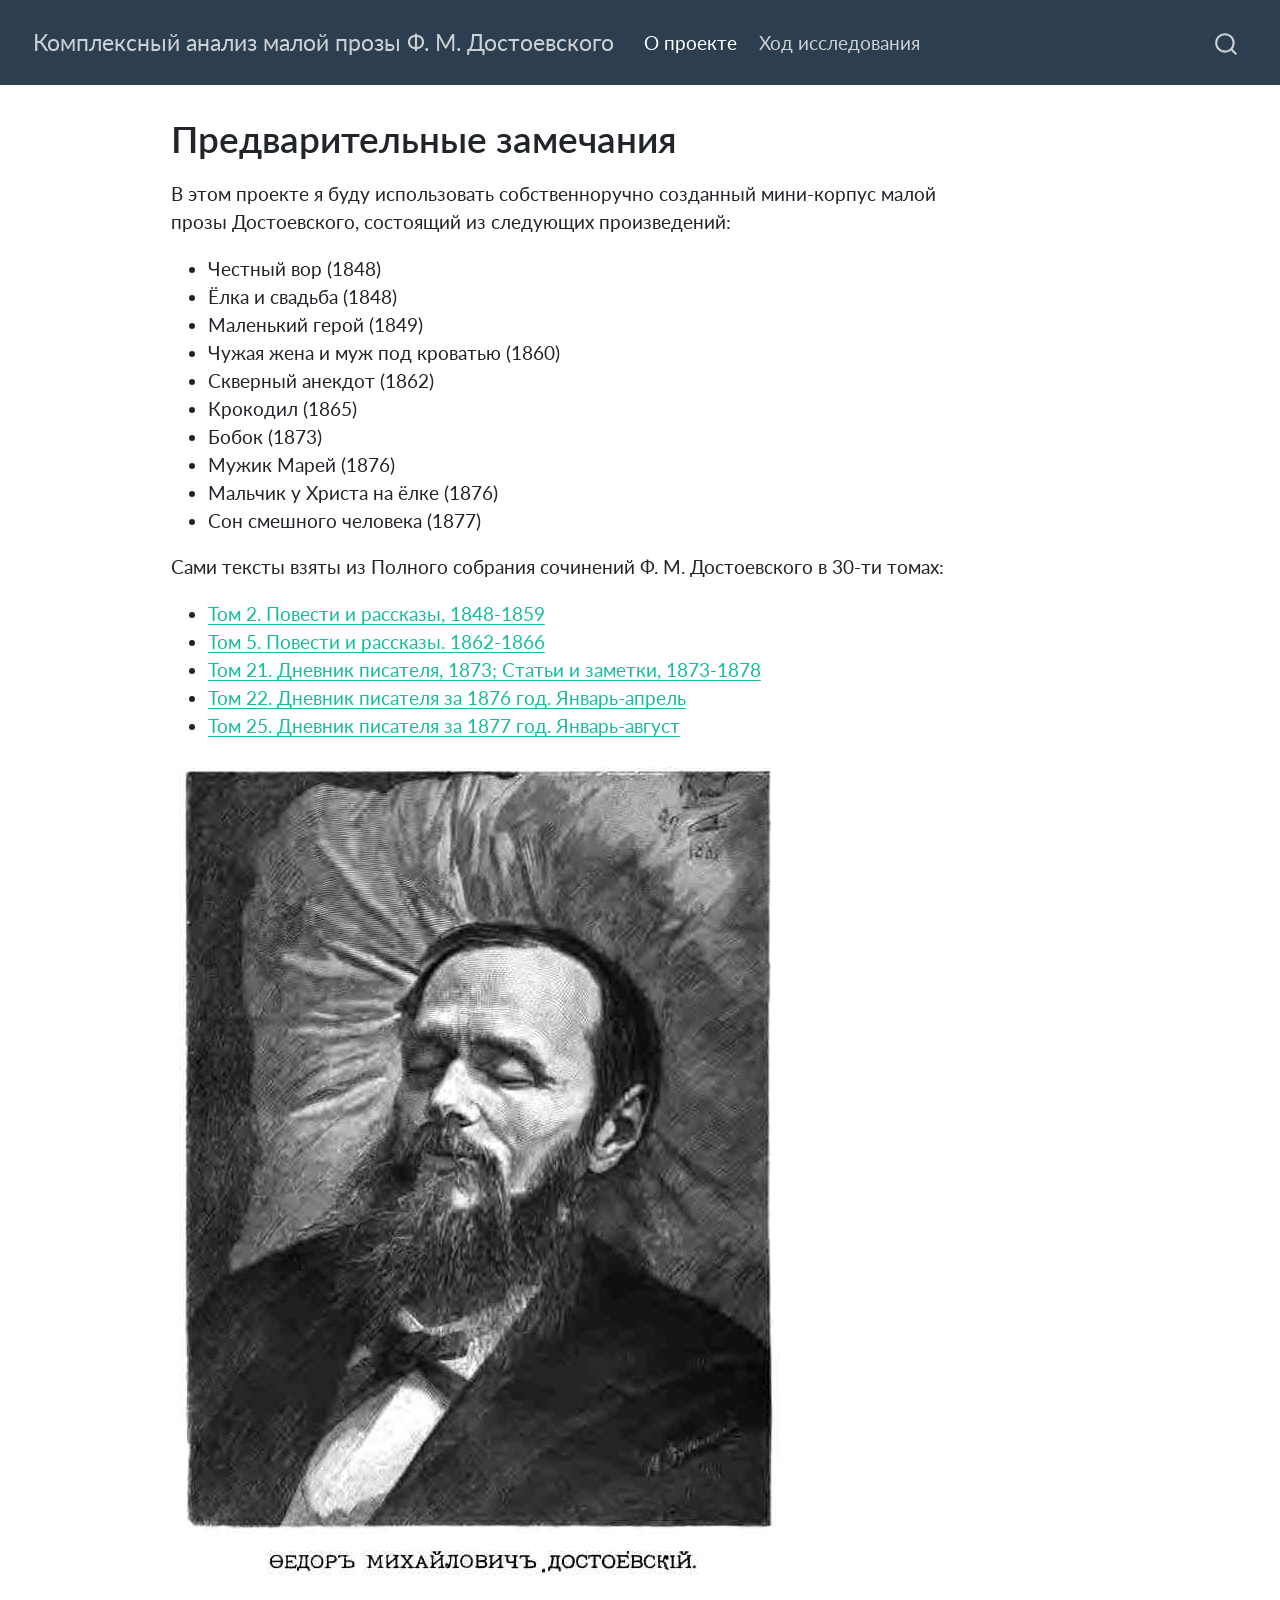
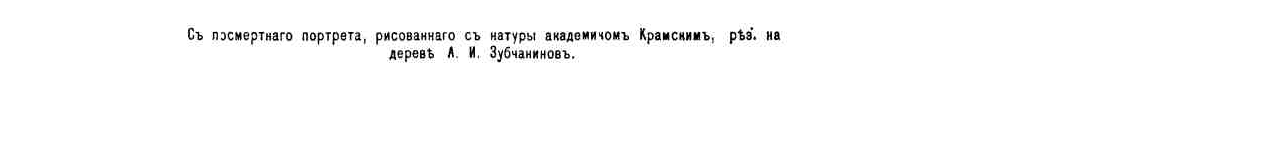
<file: docs/index.html>
<!DOCTYPE html>
<html xmlns="http://www.w3.org/1999/xhtml" lang="en" xml:lang="en"><head>

<meta charset="utf-8">
<meta name="generator" content="quarto-1.6.42">

<meta name="viewport" content="width=device-width, initial-scale=1.0, user-scalable=yes">


<title>Предварительные замечания – Комплексный анализ малой прозы Ф. М. Достоевского</title>
<style>
code{white-space: pre-wrap;}
span.smallcaps{font-variant: small-caps;}
div.columns{display: flex; gap: min(4vw, 1.5em);}
div.column{flex: auto; overflow-x: auto;}
div.hanging-indent{margin-left: 1.5em; text-indent: -1.5em;}
ul.task-list{list-style: none;}
ul.task-list li input[type="checkbox"] {
  width: 0.8em;
  margin: 0 0.8em 0.2em -1em; /* quarto-specific, see https://github.com/quarto-dev/quarto-cli/issues/4556 */ 
  vertical-align: middle;
}
</style>


<script src="site_libs/quarto-nav/quarto-nav.js"></script>
<script src="site_libs/quarto-nav/headroom.min.js"></script>
<script src="site_libs/clipboard/clipboard.min.js"></script>
<script src="site_libs/quarto-search/autocomplete.umd.js"></script>
<script src="site_libs/quarto-search/fuse.min.js"></script>
<script src="site_libs/quarto-search/quarto-search.js"></script>
<meta name="quarto:offset" content="./">
<script src="site_libs/quarto-html/quarto.js"></script>
<script src="site_libs/quarto-html/popper.min.js"></script>
<script src="site_libs/quarto-html/tippy.umd.min.js"></script>
<script src="site_libs/quarto-html/anchor.min.js"></script>
<link href="site_libs/quarto-html/tippy.css" rel="stylesheet">
<link href="site_libs/quarto-html/quarto-syntax-highlighting-2f5df379a58b258e96c21c0638c20c03.css" rel="stylesheet" id="quarto-text-highlighting-styles">
<script src="site_libs/bootstrap/bootstrap.min.js"></script>
<link href="site_libs/bootstrap/bootstrap-icons.css" rel="stylesheet">
<link href="site_libs/bootstrap/bootstrap-54c4bc6af68d22b9c19d94e2631b019e.min.css" rel="stylesheet" append-hash="true" id="quarto-bootstrap" data-mode="light">
<script id="quarto-search-options" type="application/json">{
  "location": "navbar",
  "copy-button": false,
  "collapse-after": 3,
  "panel-placement": "end",
  "type": "overlay",
  "limit": 50,
  "keyboard-shortcut": [
    "f",
    "/",
    "s"
  ],
  "show-item-context": false,
  "language": {
    "search-no-results-text": "No results",
    "search-matching-documents-text": "matching documents",
    "search-copy-link-title": "Copy link to search",
    "search-hide-matches-text": "Hide additional matches",
    "search-more-match-text": "more match in this document",
    "search-more-matches-text": "more matches in this document",
    "search-clear-button-title": "Clear",
    "search-text-placeholder": "",
    "search-detached-cancel-button-title": "Cancel",
    "search-submit-button-title": "Submit",
    "search-label": "Search"
  }
}</script>


<link rel="stylesheet" href="styles.css">
</head>

<body class="nav-fixed">

<div id="quarto-search-results"></div>
  <header id="quarto-header" class="headroom fixed-top">
    <nav class="navbar navbar-expand-lg " data-bs-theme="dark">
      <div class="navbar-container container-fluid">
      <div class="navbar-brand-container mx-auto">
    <a class="navbar-brand" href="./index.html">
    <span class="navbar-title">Комплексный анализ малой прозы Ф. М. Достоевского</span>
    </a>
  </div>
            <div id="quarto-search" class="" title="Search"></div>
          <button class="navbar-toggler" type="button" data-bs-toggle="collapse" data-bs-target="#navbarCollapse" aria-controls="navbarCollapse" role="menu" aria-expanded="false" aria-label="Toggle navigation" onclick="if (window.quartoToggleHeadroom) { window.quartoToggleHeadroom(); }">
  <span class="navbar-toggler-icon"></span>
</button>
          <div class="collapse navbar-collapse" id="navbarCollapse">
            <ul class="navbar-nav navbar-nav-scroll me-auto">
  <li class="nav-item">
    <a class="nav-link active" href="./index.html" aria-current="page"> 
<span class="menu-text">О проекте</span></a>
  </li>  
  <li class="nav-item">
    <a class="nav-link" href="./about.html"> 
<span class="menu-text">Ход исследования</span></a>
  </li>  
</ul>
          </div> <!-- /navcollapse -->
            <div class="quarto-navbar-tools">
</div>
      </div> <!-- /container-fluid -->
    </nav>
</header>
<!-- content -->
<div id="quarto-content" class="quarto-container page-columns page-rows-contents page-layout-article page-navbar">
<!-- sidebar -->
<!-- margin-sidebar -->
    <div id="quarto-margin-sidebar" class="sidebar margin-sidebar zindex-bottom">
        
    </div>
<!-- main -->
<main class="content" id="quarto-document-content">

<header id="title-block-header" class="quarto-title-block default">
<div class="quarto-title">
<h1 class="title">Предварительные замечания</h1>
</div>



<div class="quarto-title-meta">

    
  
    
  </div>
  


</header>


<p>В этом проекте я буду использовать собственноручно созданный мини-корпус малой прозы Достоевского, состоящий из следующих произведений:</p>
<ul>
<li>Честный вор (1848)</li>
<li>Ёлка и свадьба (1848)</li>
<li>Маленький герой (1849)</li>
<li>Чужая жена и муж под кроватью (1860)</li>
<li>Скверный анекдот (1862)</li>
<li>Крокодил (1865)</li>
<li>Бобок (1873)</li>
<li>Мужик Марей (1876)</li>
<li>Мальчик у Христа на ёлке (1876)</li>
<li>Сон смешного человека (1877)</li>
</ul>
<p>Сами тексты взяты из Полного собрания сочинений Ф. М. Достоевского в 30-ти томах:</p>
<ul>
<li><a href="https://russian-literature.org/tom/409216">Том 2. Повести и рассказы, 1848-1859</a></li>
<li><a href="https://russian-literature.org/tom/409686">Том 5. Повести и рассказы. 1862-1866</a></li>
<li><a href="https://russian-literature.org/tom/416405">Том 21. Дневник писателя, 1873; Статьи и заметки, 1873-1878</a></li>
<li><a href="https://russian-literature.org/tom/416464">Том 22. Дневник писателя за 1876 год. Январь-апрель</a></li>
<li><a href="https://russian-literature.org/tom/416515">Том 25. Дневник писателя за 1877 год. Январь-август</a></li>
</ul>
<p><img src="./images/1.jpg" class="img-fluid"></p>



</main> <!-- /main -->
<script id="quarto-html-after-body" type="application/javascript">
window.document.addEventListener("DOMContentLoaded", function (event) {
  const toggleBodyColorMode = (bsSheetEl) => {
    const mode = bsSheetEl.getAttribute("data-mode");
    const bodyEl = window.document.querySelector("body");
    if (mode === "dark") {
      bodyEl.classList.add("quarto-dark");
      bodyEl.classList.remove("quarto-light");
    } else {
      bodyEl.classList.add("quarto-light");
      bodyEl.classList.remove("quarto-dark");
    }
  }
  const toggleBodyColorPrimary = () => {
    const bsSheetEl = window.document.querySelector("link#quarto-bootstrap");
    if (bsSheetEl) {
      toggleBodyColorMode(bsSheetEl);
    }
  }
  toggleBodyColorPrimary();  
  const icon = "";
  const anchorJS = new window.AnchorJS();
  anchorJS.options = {
    placement: 'right',
    icon: icon
  };
  anchorJS.add('.anchored');
  const isCodeAnnotation = (el) => {
    for (const clz of el.classList) {
      if (clz.startsWith('code-annotation-')) {                     
        return true;
      }
    }
    return false;
  }
  const onCopySuccess = function(e) {
    // button target
    const button = e.trigger;
    // don't keep focus
    button.blur();
    // flash "checked"
    button.classList.add('code-copy-button-checked');
    var currentTitle = button.getAttribute("title");
    button.setAttribute("title", "Copied!");
    let tooltip;
    if (window.bootstrap) {
      button.setAttribute("data-bs-toggle", "tooltip");
      button.setAttribute("data-bs-placement", "left");
      button.setAttribute("data-bs-title", "Copied!");
      tooltip = new bootstrap.Tooltip(button, 
        { trigger: "manual", 
          customClass: "code-copy-button-tooltip",
          offset: [0, -8]});
      tooltip.show();    
    }
    setTimeout(function() {
      if (tooltip) {
        tooltip.hide();
        button.removeAttribute("data-bs-title");
        button.removeAttribute("data-bs-toggle");
        button.removeAttribute("data-bs-placement");
      }
      button.setAttribute("title", currentTitle);
      button.classList.remove('code-copy-button-checked');
    }, 1000);
    // clear code selection
    e.clearSelection();
  }
  const getTextToCopy = function(trigger) {
      const codeEl = trigger.previousElementSibling.cloneNode(true);
      for (const childEl of codeEl.children) {
        if (isCodeAnnotation(childEl)) {
          childEl.remove();
        }
      }
      return codeEl.innerText;
  }
  const clipboard = new window.ClipboardJS('.code-copy-button:not([data-in-quarto-modal])', {
    text: getTextToCopy
  });
  clipboard.on('success', onCopySuccess);
  if (window.document.getElementById('quarto-embedded-source-code-modal')) {
    const clipboardModal = new window.ClipboardJS('.code-copy-button[data-in-quarto-modal]', {
      text: getTextToCopy,
      container: window.document.getElementById('quarto-embedded-source-code-modal')
    });
    clipboardModal.on('success', onCopySuccess);
  }
    var localhostRegex = new RegExp(/^(?:http|https):\/\/localhost\:?[0-9]*\//);
    var mailtoRegex = new RegExp(/^mailto:/);
      var filterRegex = new RegExp('/' + window.location.host + '/');
    var isInternal = (href) => {
        return filterRegex.test(href) || localhostRegex.test(href) || mailtoRegex.test(href);
    }
    // Inspect non-navigation links and adorn them if external
 	var links = window.document.querySelectorAll('a[href]:not(.nav-link):not(.navbar-brand):not(.toc-action):not(.sidebar-link):not(.sidebar-item-toggle):not(.pagination-link):not(.no-external):not([aria-hidden]):not(.dropdown-item):not(.quarto-navigation-tool):not(.about-link)');
    for (var i=0; i<links.length; i++) {
      const link = links[i];
      if (!isInternal(link.href)) {
        // undo the damage that might have been done by quarto-nav.js in the case of
        // links that we want to consider external
        if (link.dataset.originalHref !== undefined) {
          link.href = link.dataset.originalHref;
        }
      }
    }
  function tippyHover(el, contentFn, onTriggerFn, onUntriggerFn) {
    const config = {
      allowHTML: true,
      maxWidth: 500,
      delay: 100,
      arrow: false,
      appendTo: function(el) {
          return el.parentElement;
      },
      interactive: true,
      interactiveBorder: 10,
      theme: 'quarto',
      placement: 'bottom-start',
    };
    if (contentFn) {
      config.content = contentFn;
    }
    if (onTriggerFn) {
      config.onTrigger = onTriggerFn;
    }
    if (onUntriggerFn) {
      config.onUntrigger = onUntriggerFn;
    }
    window.tippy(el, config); 
  }
  const noterefs = window.document.querySelectorAll('a[role="doc-noteref"]');
  for (var i=0; i<noterefs.length; i++) {
    const ref = noterefs[i];
    tippyHover(ref, function() {
      // use id or data attribute instead here
      let href = ref.getAttribute('data-footnote-href') || ref.getAttribute('href');
      try { href = new URL(href).hash; } catch {}
      const id = href.replace(/^#\/?/, "");
      const note = window.document.getElementById(id);
      if (note) {
        return note.innerHTML;
      } else {
        return "";
      }
    });
  }
  const xrefs = window.document.querySelectorAll('a.quarto-xref');
  const processXRef = (id, note) => {
    // Strip column container classes
    const stripColumnClz = (el) => {
      el.classList.remove("page-full", "page-columns");
      if (el.children) {
        for (const child of el.children) {
          stripColumnClz(child);
        }
      }
    }
    stripColumnClz(note)
    if (id === null || id.startsWith('sec-')) {
      // Special case sections, only their first couple elements
      const container = document.createElement("div");
      if (note.children && note.children.length > 2) {
        container.appendChild(note.children[0].cloneNode(true));
        for (let i = 1; i < note.children.length; i++) {
          const child = note.children[i];
          if (child.tagName === "P" && child.innerText === "") {
            continue;
          } else {
            container.appendChild(child.cloneNode(true));
            break;
          }
        }
        if (window.Quarto?.typesetMath) {
          window.Quarto.typesetMath(container);
        }
        return container.innerHTML
      } else {
        if (window.Quarto?.typesetMath) {
          window.Quarto.typesetMath(note);
        }
        return note.innerHTML;
      }
    } else {
      // Remove any anchor links if they are present
      const anchorLink = note.querySelector('a.anchorjs-link');
      if (anchorLink) {
        anchorLink.remove();
      }
      if (window.Quarto?.typesetMath) {
        window.Quarto.typesetMath(note);
      }
      if (note.classList.contains("callout")) {
        return note.outerHTML;
      } else {
        return note.innerHTML;
      }
    }
  }
  for (var i=0; i<xrefs.length; i++) {
    const xref = xrefs[i];
    tippyHover(xref, undefined, function(instance) {
      instance.disable();
      let url = xref.getAttribute('href');
      let hash = undefined; 
      if (url.startsWith('#')) {
        hash = url;
      } else {
        try { hash = new URL(url).hash; } catch {}
      }
      if (hash) {
        const id = hash.replace(/^#\/?/, "");
        const note = window.document.getElementById(id);
        if (note !== null) {
          try {
            const html = processXRef(id, note.cloneNode(true));
            instance.setContent(html);
          } finally {
            instance.enable();
            instance.show();
          }
        } else {
          // See if we can fetch this
          fetch(url.split('#')[0])
          .then(res => res.text())
          .then(html => {
            const parser = new DOMParser();
            const htmlDoc = parser.parseFromString(html, "text/html");
            const note = htmlDoc.getElementById(id);
            if (note !== null) {
              const html = processXRef(id, note);
              instance.setContent(html);
            } 
          }).finally(() => {
            instance.enable();
            instance.show();
          });
        }
      } else {
        // See if we can fetch a full url (with no hash to target)
        // This is a special case and we should probably do some content thinning / targeting
        fetch(url)
        .then(res => res.text())
        .then(html => {
          const parser = new DOMParser();
          const htmlDoc = parser.parseFromString(html, "text/html");
          const note = htmlDoc.querySelector('main.content');
          if (note !== null) {
            // This should only happen for chapter cross references
            // (since there is no id in the URL)
            // remove the first header
            if (note.children.length > 0 && note.children[0].tagName === "HEADER") {
              note.children[0].remove();
            }
            const html = processXRef(null, note);
            instance.setContent(html);
          } 
        }).finally(() => {
          instance.enable();
          instance.show();
        });
      }
    }, function(instance) {
    });
  }
      let selectedAnnoteEl;
      const selectorForAnnotation = ( cell, annotation) => {
        let cellAttr = 'data-code-cell="' + cell + '"';
        let lineAttr = 'data-code-annotation="' +  annotation + '"';
        const selector = 'span[' + cellAttr + '][' + lineAttr + ']';
        return selector;
      }
      const selectCodeLines = (annoteEl) => {
        const doc = window.document;
        const targetCell = annoteEl.getAttribute("data-target-cell");
        const targetAnnotation = annoteEl.getAttribute("data-target-annotation");
        const annoteSpan = window.document.querySelector(selectorForAnnotation(targetCell, targetAnnotation));
        const lines = annoteSpan.getAttribute("data-code-lines").split(",");
        const lineIds = lines.map((line) => {
          return targetCell + "-" + line;
        })
        let top = null;
        let height = null;
        let parent = null;
        if (lineIds.length > 0) {
            //compute the position of the single el (top and bottom and make a div)
            const el = window.document.getElementById(lineIds[0]);
            top = el.offsetTop;
            height = el.offsetHeight;
            parent = el.parentElement.parentElement;
          if (lineIds.length > 1) {
            const lastEl = window.document.getElementById(lineIds[lineIds.length - 1]);
            const bottom = lastEl.offsetTop + lastEl.offsetHeight;
            height = bottom - top;
          }
          if (top !== null && height !== null && parent !== null) {
            // cook up a div (if necessary) and position it 
            let div = window.document.getElementById("code-annotation-line-highlight");
            if (div === null) {
              div = window.document.createElement("div");
              div.setAttribute("id", "code-annotation-line-highlight");
              div.style.position = 'absolute';
              parent.appendChild(div);
            }
            div.style.top = top - 2 + "px";
            div.style.height = height + 4 + "px";
            div.style.left = 0;
            let gutterDiv = window.document.getElementById("code-annotation-line-highlight-gutter");
            if (gutterDiv === null) {
              gutterDiv = window.document.createElement("div");
              gutterDiv.setAttribute("id", "code-annotation-line-highlight-gutter");
              gutterDiv.style.position = 'absolute';
              const codeCell = window.document.getElementById(targetCell);
              const gutter = codeCell.querySelector('.code-annotation-gutter');
              gutter.appendChild(gutterDiv);
            }
            gutterDiv.style.top = top - 2 + "px";
            gutterDiv.style.height = height + 4 + "px";
          }
          selectedAnnoteEl = annoteEl;
        }
      };
      const unselectCodeLines = () => {
        const elementsIds = ["code-annotation-line-highlight", "code-annotation-line-highlight-gutter"];
        elementsIds.forEach((elId) => {
          const div = window.document.getElementById(elId);
          if (div) {
            div.remove();
          }
        });
        selectedAnnoteEl = undefined;
      };
        // Handle positioning of the toggle
    window.addEventListener(
      "resize",
      throttle(() => {
        elRect = undefined;
        if (selectedAnnoteEl) {
          selectCodeLines(selectedAnnoteEl);
        }
      }, 10)
    );
    function throttle(fn, ms) {
    let throttle = false;
    let timer;
      return (...args) => {
        if(!throttle) { // first call gets through
            fn.apply(this, args);
            throttle = true;
        } else { // all the others get throttled
            if(timer) clearTimeout(timer); // cancel #2
            timer = setTimeout(() => {
              fn.apply(this, args);
              timer = throttle = false;
            }, ms);
        }
      };
    }
      // Attach click handler to the DT
      const annoteDls = window.document.querySelectorAll('dt[data-target-cell]');
      for (const annoteDlNode of annoteDls) {
        annoteDlNode.addEventListener('click', (event) => {
          const clickedEl = event.target;
          if (clickedEl !== selectedAnnoteEl) {
            unselectCodeLines();
            const activeEl = window.document.querySelector('dt[data-target-cell].code-annotation-active');
            if (activeEl) {
              activeEl.classList.remove('code-annotation-active');
            }
            selectCodeLines(clickedEl);
            clickedEl.classList.add('code-annotation-active');
          } else {
            // Unselect the line
            unselectCodeLines();
            clickedEl.classList.remove('code-annotation-active');
          }
        });
      }
  const findCites = (el) => {
    const parentEl = el.parentElement;
    if (parentEl) {
      const cites = parentEl.dataset.cites;
      if (cites) {
        return {
          el,
          cites: cites.split(' ')
        };
      } else {
        return findCites(el.parentElement)
      }
    } else {
      return undefined;
    }
  };
  var bibliorefs = window.document.querySelectorAll('a[role="doc-biblioref"]');
  for (var i=0; i<bibliorefs.length; i++) {
    const ref = bibliorefs[i];
    const citeInfo = findCites(ref);
    if (citeInfo) {
      tippyHover(citeInfo.el, function() {
        var popup = window.document.createElement('div');
        citeInfo.cites.forEach(function(cite) {
          var citeDiv = window.document.createElement('div');
          citeDiv.classList.add('hanging-indent');
          citeDiv.classList.add('csl-entry');
          var biblioDiv = window.document.getElementById('ref-' + cite);
          if (biblioDiv) {
            citeDiv.innerHTML = biblioDiv.innerHTML;
          }
          popup.appendChild(citeDiv);
        });
        return popup.innerHTML;
      });
    }
  }
});
</script>
</div> <!-- /content -->




</body></html>
</file>
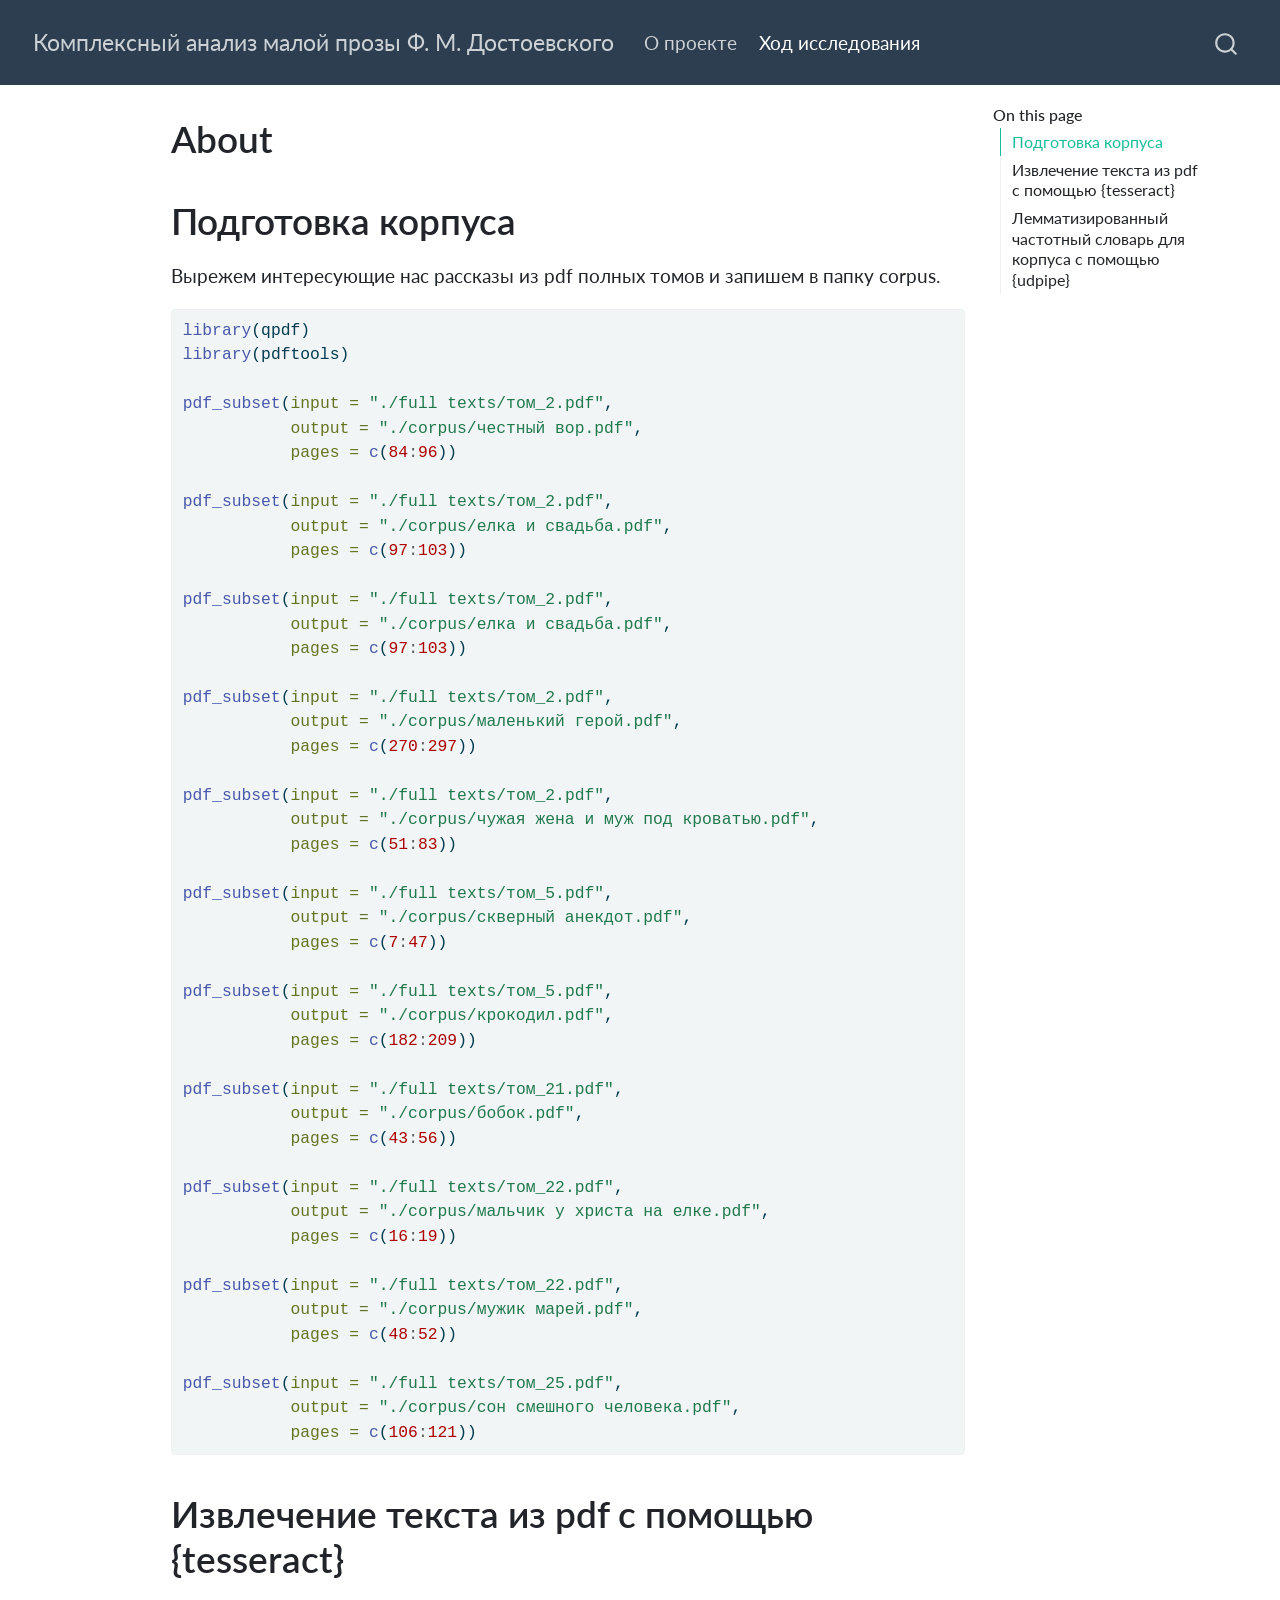
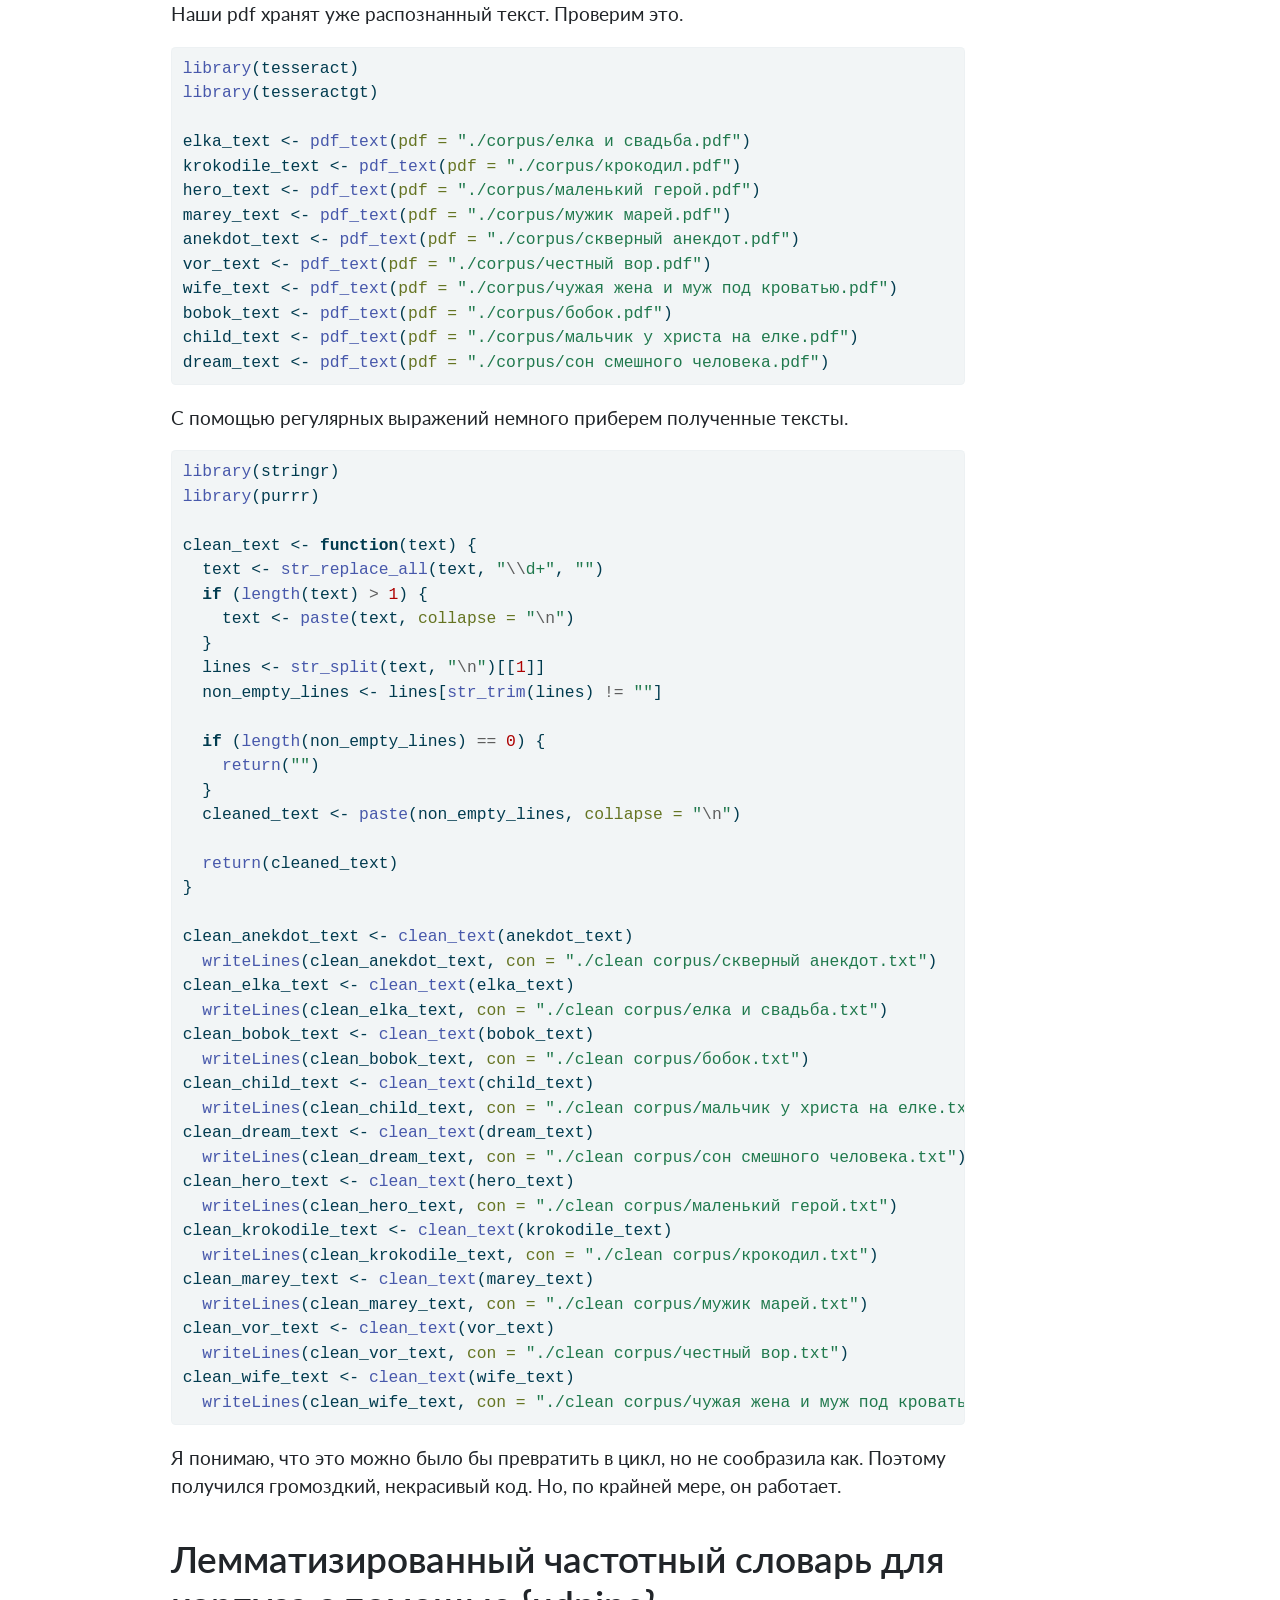
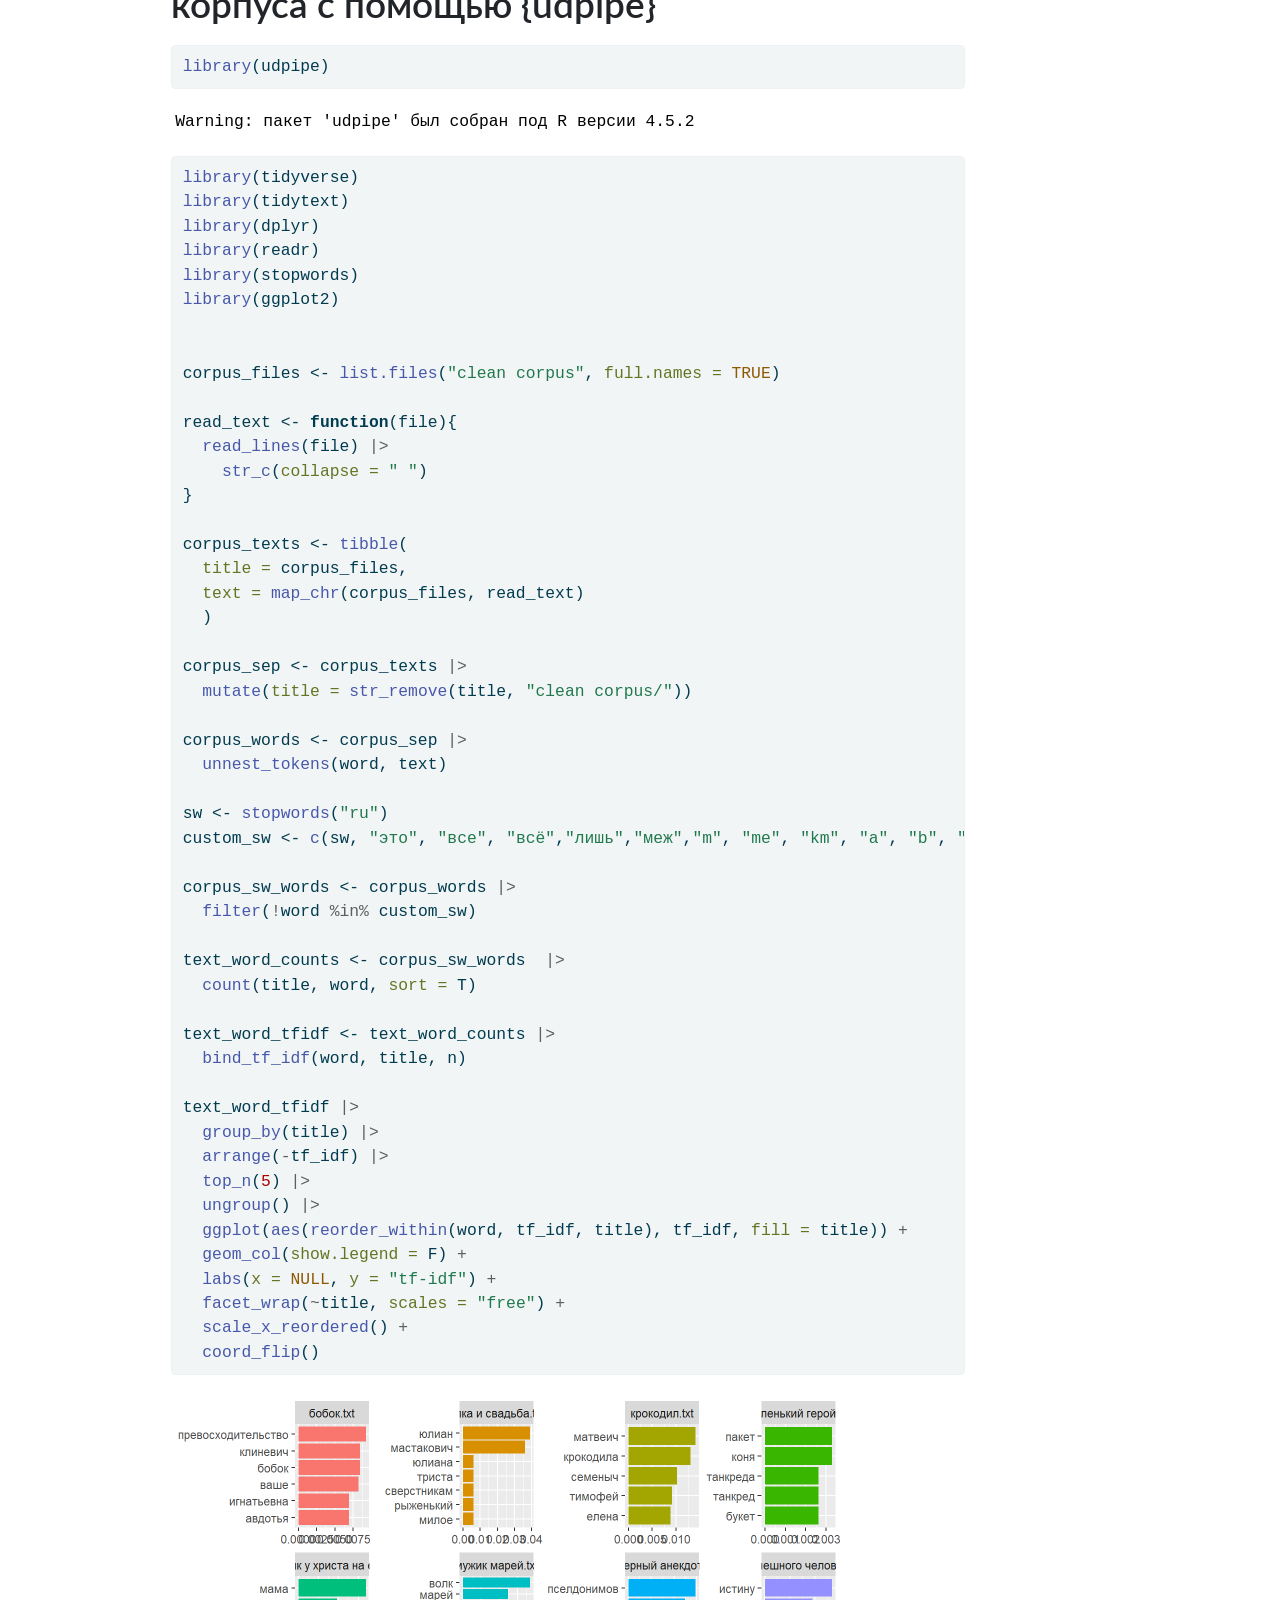
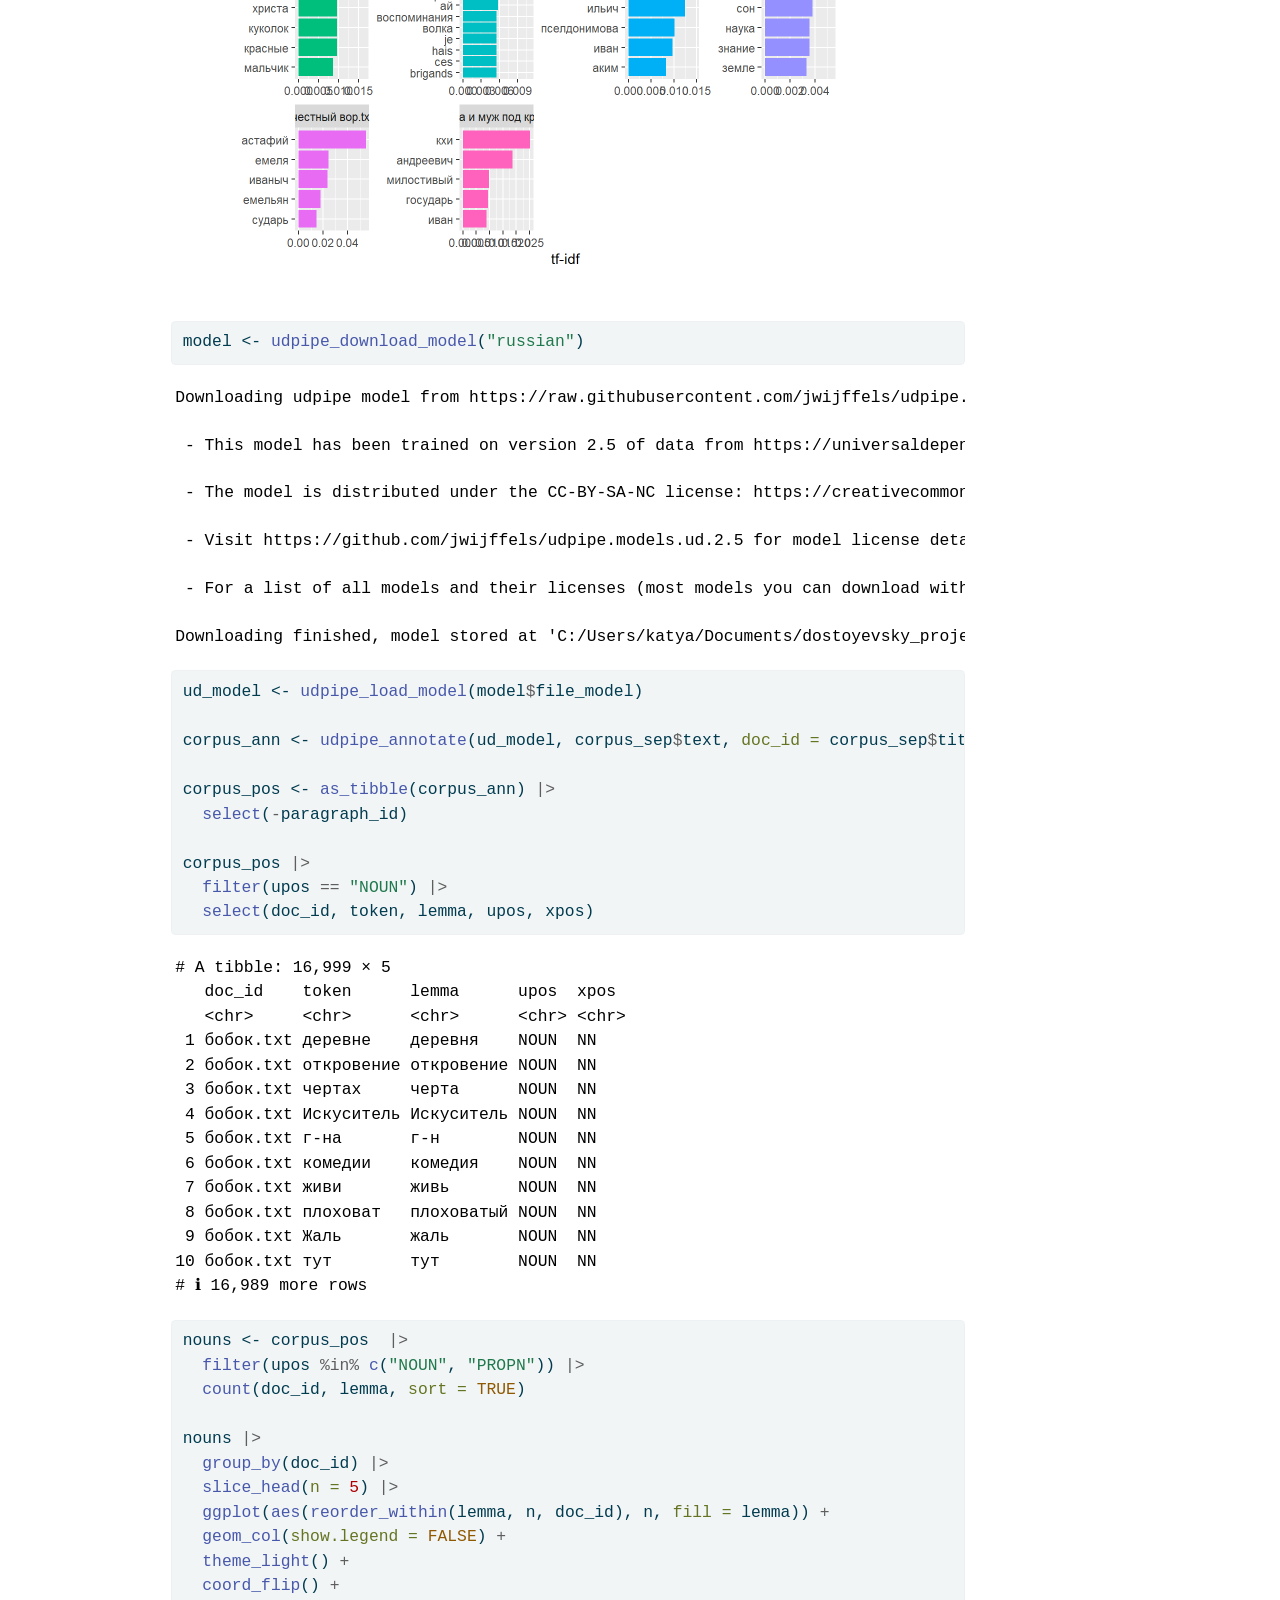
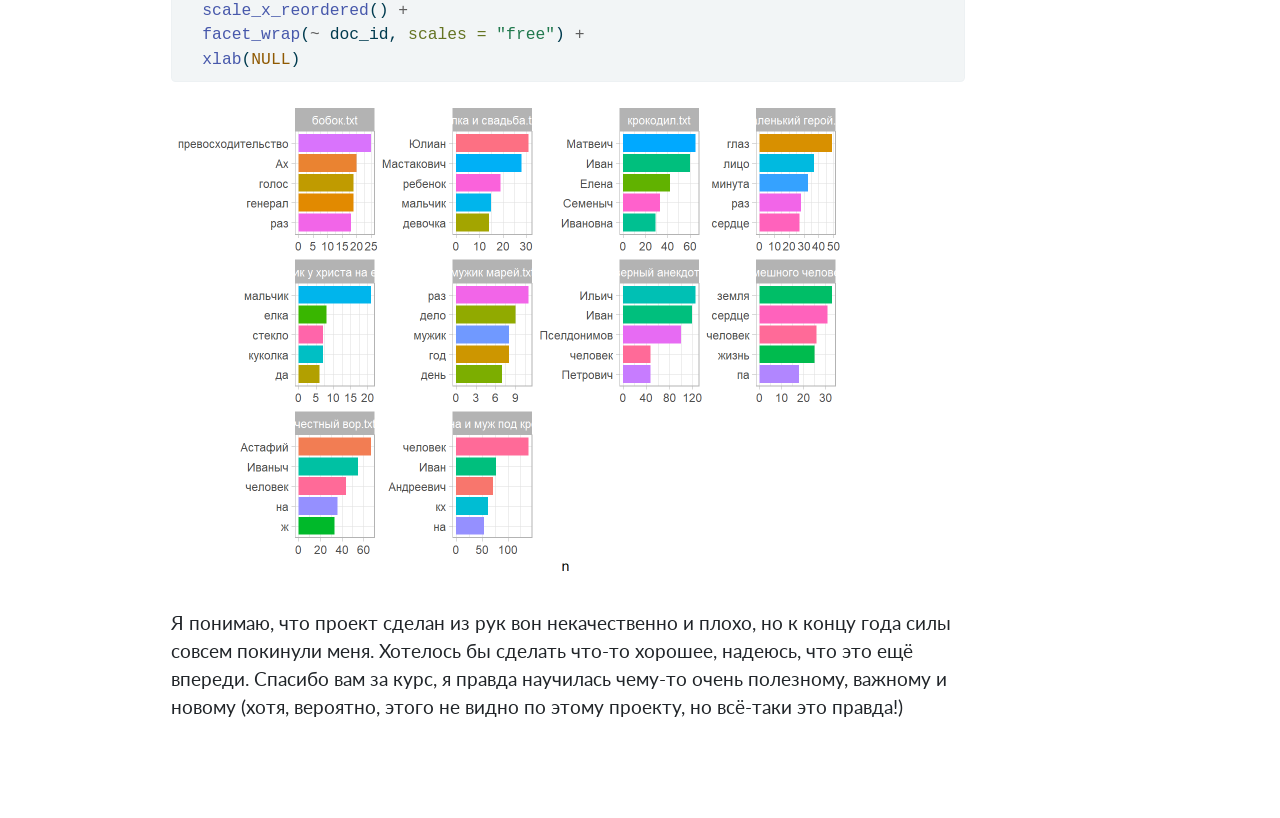
<file: docs/about.html>
<!DOCTYPE html>
<html xmlns="http://www.w3.org/1999/xhtml" lang="en" xml:lang="en"><head>

<meta charset="utf-8">
<meta name="generator" content="quarto-1.6.42">

<meta name="viewport" content="width=device-width, initial-scale=1.0, user-scalable=yes">


<title>About – Комплексный анализ малой прозы Ф. М. Достоевского</title>
<style>
code{white-space: pre-wrap;}
span.smallcaps{font-variant: small-caps;}
div.columns{display: flex; gap: min(4vw, 1.5em);}
div.column{flex: auto; overflow-x: auto;}
div.hanging-indent{margin-left: 1.5em; text-indent: -1.5em;}
ul.task-list{list-style: none;}
ul.task-list li input[type="checkbox"] {
  width: 0.8em;
  margin: 0 0.8em 0.2em -1em; /* quarto-specific, see https://github.com/quarto-dev/quarto-cli/issues/4556 */ 
  vertical-align: middle;
}
/* CSS for syntax highlighting */
pre > code.sourceCode { white-space: pre; position: relative; }
pre > code.sourceCode > span { line-height: 1.25; }
pre > code.sourceCode > span:empty { height: 1.2em; }
.sourceCode { overflow: visible; }
code.sourceCode > span { color: inherit; text-decoration: inherit; }
div.sourceCode { margin: 1em 0; }
pre.sourceCode { margin: 0; }
@media screen {
div.sourceCode { overflow: auto; }
}
@media print {
pre > code.sourceCode { white-space: pre-wrap; }
pre > code.sourceCode > span { display: inline-block; text-indent: -5em; padding-left: 5em; }
}
pre.numberSource code
  { counter-reset: source-line 0; }
pre.numberSource code > span
  { position: relative; left: -4em; counter-increment: source-line; }
pre.numberSource code > span > a:first-child::before
  { content: counter(source-line);
    position: relative; left: -1em; text-align: right; vertical-align: baseline;
    border: none; display: inline-block;
    -webkit-touch-callout: none; -webkit-user-select: none;
    -khtml-user-select: none; -moz-user-select: none;
    -ms-user-select: none; user-select: none;
    padding: 0 4px; width: 4em;
  }
pre.numberSource { margin-left: 3em;  padding-left: 4px; }
div.sourceCode
  {   }
@media screen {
pre > code.sourceCode > span > a:first-child::before { text-decoration: underline; }
}
</style>


<script src="site_libs/quarto-nav/quarto-nav.js"></script>
<script src="site_libs/quarto-nav/headroom.min.js"></script>
<script src="site_libs/clipboard/clipboard.min.js"></script>
<script src="site_libs/quarto-search/autocomplete.umd.js"></script>
<script src="site_libs/quarto-search/fuse.min.js"></script>
<script src="site_libs/quarto-search/quarto-search.js"></script>
<meta name="quarto:offset" content="./">
<script src="site_libs/quarto-html/quarto.js"></script>
<script src="site_libs/quarto-html/popper.min.js"></script>
<script src="site_libs/quarto-html/tippy.umd.min.js"></script>
<script src="site_libs/quarto-html/anchor.min.js"></script>
<link href="site_libs/quarto-html/tippy.css" rel="stylesheet">
<link href="site_libs/quarto-html/quarto-syntax-highlighting-2f5df379a58b258e96c21c0638c20c03.css" rel="stylesheet" id="quarto-text-highlighting-styles">
<script src="site_libs/bootstrap/bootstrap.min.js"></script>
<link href="site_libs/bootstrap/bootstrap-icons.css" rel="stylesheet">
<link href="site_libs/bootstrap/bootstrap-54c4bc6af68d22b9c19d94e2631b019e.min.css" rel="stylesheet" append-hash="true" id="quarto-bootstrap" data-mode="light">
<script id="quarto-search-options" type="application/json">{
  "location": "navbar",
  "copy-button": false,
  "collapse-after": 3,
  "panel-placement": "end",
  "type": "overlay",
  "limit": 50,
  "keyboard-shortcut": [
    "f",
    "/",
    "s"
  ],
  "show-item-context": false,
  "language": {
    "search-no-results-text": "No results",
    "search-matching-documents-text": "matching documents",
    "search-copy-link-title": "Copy link to search",
    "search-hide-matches-text": "Hide additional matches",
    "search-more-match-text": "more match in this document",
    "search-more-matches-text": "more matches in this document",
    "search-clear-button-title": "Clear",
    "search-text-placeholder": "",
    "search-detached-cancel-button-title": "Cancel",
    "search-submit-button-title": "Submit",
    "search-label": "Search"
  }
}</script>


<link rel="stylesheet" href="styles.css">
</head>

<body class="nav-fixed">

<div id="quarto-search-results"></div>
  <header id="quarto-header" class="headroom fixed-top">
    <nav class="navbar navbar-expand-lg " data-bs-theme="dark">
      <div class="navbar-container container-fluid">
      <div class="navbar-brand-container mx-auto">
    <a class="navbar-brand" href="./index.html">
    <span class="navbar-title">Комплексный анализ малой прозы Ф. М. Достоевского</span>
    </a>
  </div>
            <div id="quarto-search" class="" title="Search"></div>
          <button class="navbar-toggler" type="button" data-bs-toggle="collapse" data-bs-target="#navbarCollapse" aria-controls="navbarCollapse" role="menu" aria-expanded="false" aria-label="Toggle navigation" onclick="if (window.quartoToggleHeadroom) { window.quartoToggleHeadroom(); }">
  <span class="navbar-toggler-icon"></span>
</button>
          <div class="collapse navbar-collapse" id="navbarCollapse">
            <ul class="navbar-nav navbar-nav-scroll me-auto">
  <li class="nav-item">
    <a class="nav-link" href="./index.html"> 
<span class="menu-text">О проекте</span></a>
  </li>  
  <li class="nav-item">
    <a class="nav-link active" href="./about.html" aria-current="page"> 
<span class="menu-text">Ход исследования</span></a>
  </li>  
</ul>
          </div> <!-- /navcollapse -->
            <div class="quarto-navbar-tools">
</div>
      </div> <!-- /container-fluid -->
    </nav>
</header>
<!-- content -->
<div id="quarto-content" class="quarto-container page-columns page-rows-contents page-layout-article page-navbar">
<!-- sidebar -->
<!-- margin-sidebar -->
    <div id="quarto-margin-sidebar" class="sidebar margin-sidebar">
        <nav id="TOC" role="doc-toc" class="toc-active">
    <h2 id="toc-title">On this page</h2>
   
  <ul>
  <li><a href="#подготовка-корпуса" id="toc-подготовка-корпуса" class="nav-link active" data-scroll-target="#подготовка-корпуса">Подготовка корпуса</a></li>
  <li><a href="#извлечение-текста-из-pdf-с-помощью-tesseract" id="toc-извлечение-текста-из-pdf-с-помощью-tesseract" class="nav-link" data-scroll-target="#извлечение-текста-из-pdf-с-помощью-tesseract">Извлечение текста из pdf с помощью {tesseract}</a></li>
  <li><a href="#лемматизированный-частотный-словарь-для-корпуса-с-помощью-udpipe" id="toc-лемматизированный-частотный-словарь-для-корпуса-с-помощью-udpipe" class="nav-link" data-scroll-target="#лемматизированный-частотный-словарь-для-корпуса-с-помощью-udpipe">Лемматизированный частотный словарь для корпуса с помощью {udpipe}</a></li>
  </ul>
</nav>
    </div>
<!-- main -->
<main class="content" id="quarto-document-content">

<header id="title-block-header" class="quarto-title-block default">
<div class="quarto-title">
<h1 class="title">About</h1>
</div>



<div class="quarto-title-meta">

    
  
    
  </div>
  


</header>


<section id="подготовка-корпуса" class="level1">
<h1>Подготовка корпуса</h1>
<p>Вырежем интересующие нас рассказы из pdf полных томов и запишем в папку corpus.</p>
<div class="cell">
<div class="sourceCode cell-code" id="cb1"><pre class="sourceCode r code-with-copy"><code class="sourceCode r"><span id="cb1-1"><a href="#cb1-1" aria-hidden="true" tabindex="-1"></a><span class="fu">library</span>(qpdf)</span>
<span id="cb1-2"><a href="#cb1-2" aria-hidden="true" tabindex="-1"></a><span class="fu">library</span>(pdftools)</span>
<span id="cb1-3"><a href="#cb1-3" aria-hidden="true" tabindex="-1"></a></span>
<span id="cb1-4"><a href="#cb1-4" aria-hidden="true" tabindex="-1"></a><span class="fu">pdf_subset</span>(<span class="at">input =</span> <span class="st">"./full texts/том_2.pdf"</span>,</span>
<span id="cb1-5"><a href="#cb1-5" aria-hidden="true" tabindex="-1"></a>           <span class="at">output =</span> <span class="st">"./corpus/честный вор.pdf"</span>,</span>
<span id="cb1-6"><a href="#cb1-6" aria-hidden="true" tabindex="-1"></a>           <span class="at">pages =</span> <span class="fu">c</span>(<span class="dv">84</span><span class="sc">:</span><span class="dv">96</span>))</span>
<span id="cb1-7"><a href="#cb1-7" aria-hidden="true" tabindex="-1"></a></span>
<span id="cb1-8"><a href="#cb1-8" aria-hidden="true" tabindex="-1"></a><span class="fu">pdf_subset</span>(<span class="at">input =</span> <span class="st">"./full texts/том_2.pdf"</span>,</span>
<span id="cb1-9"><a href="#cb1-9" aria-hidden="true" tabindex="-1"></a>           <span class="at">output =</span> <span class="st">"./corpus/елка и свадьба.pdf"</span>,</span>
<span id="cb1-10"><a href="#cb1-10" aria-hidden="true" tabindex="-1"></a>           <span class="at">pages =</span> <span class="fu">c</span>(<span class="dv">97</span><span class="sc">:</span><span class="dv">103</span>))</span>
<span id="cb1-11"><a href="#cb1-11" aria-hidden="true" tabindex="-1"></a></span>
<span id="cb1-12"><a href="#cb1-12" aria-hidden="true" tabindex="-1"></a><span class="fu">pdf_subset</span>(<span class="at">input =</span> <span class="st">"./full texts/том_2.pdf"</span>,</span>
<span id="cb1-13"><a href="#cb1-13" aria-hidden="true" tabindex="-1"></a>           <span class="at">output =</span> <span class="st">"./corpus/елка и свадьба.pdf"</span>,</span>
<span id="cb1-14"><a href="#cb1-14" aria-hidden="true" tabindex="-1"></a>           <span class="at">pages =</span> <span class="fu">c</span>(<span class="dv">97</span><span class="sc">:</span><span class="dv">103</span>))</span>
<span id="cb1-15"><a href="#cb1-15" aria-hidden="true" tabindex="-1"></a></span>
<span id="cb1-16"><a href="#cb1-16" aria-hidden="true" tabindex="-1"></a><span class="fu">pdf_subset</span>(<span class="at">input =</span> <span class="st">"./full texts/том_2.pdf"</span>,</span>
<span id="cb1-17"><a href="#cb1-17" aria-hidden="true" tabindex="-1"></a>           <span class="at">output =</span> <span class="st">"./corpus/маленький герой.pdf"</span>,</span>
<span id="cb1-18"><a href="#cb1-18" aria-hidden="true" tabindex="-1"></a>           <span class="at">pages =</span> <span class="fu">c</span>(<span class="dv">270</span><span class="sc">:</span><span class="dv">297</span>))</span>
<span id="cb1-19"><a href="#cb1-19" aria-hidden="true" tabindex="-1"></a></span>
<span id="cb1-20"><a href="#cb1-20" aria-hidden="true" tabindex="-1"></a><span class="fu">pdf_subset</span>(<span class="at">input =</span> <span class="st">"./full texts/том_2.pdf"</span>,</span>
<span id="cb1-21"><a href="#cb1-21" aria-hidden="true" tabindex="-1"></a>           <span class="at">output =</span> <span class="st">"./corpus/чужая жена и муж под кроватью.pdf"</span>,</span>
<span id="cb1-22"><a href="#cb1-22" aria-hidden="true" tabindex="-1"></a>           <span class="at">pages =</span> <span class="fu">c</span>(<span class="dv">51</span><span class="sc">:</span><span class="dv">83</span>))</span>
<span id="cb1-23"><a href="#cb1-23" aria-hidden="true" tabindex="-1"></a></span>
<span id="cb1-24"><a href="#cb1-24" aria-hidden="true" tabindex="-1"></a><span class="fu">pdf_subset</span>(<span class="at">input =</span> <span class="st">"./full texts/том_5.pdf"</span>,</span>
<span id="cb1-25"><a href="#cb1-25" aria-hidden="true" tabindex="-1"></a>           <span class="at">output =</span> <span class="st">"./corpus/скверный анекдот.pdf"</span>,</span>
<span id="cb1-26"><a href="#cb1-26" aria-hidden="true" tabindex="-1"></a>           <span class="at">pages =</span> <span class="fu">c</span>(<span class="dv">7</span><span class="sc">:</span><span class="dv">47</span>))</span>
<span id="cb1-27"><a href="#cb1-27" aria-hidden="true" tabindex="-1"></a></span>
<span id="cb1-28"><a href="#cb1-28" aria-hidden="true" tabindex="-1"></a><span class="fu">pdf_subset</span>(<span class="at">input =</span> <span class="st">"./full texts/том_5.pdf"</span>,</span>
<span id="cb1-29"><a href="#cb1-29" aria-hidden="true" tabindex="-1"></a>           <span class="at">output =</span> <span class="st">"./corpus/крокодил.pdf"</span>,</span>
<span id="cb1-30"><a href="#cb1-30" aria-hidden="true" tabindex="-1"></a>           <span class="at">pages =</span> <span class="fu">c</span>(<span class="dv">182</span><span class="sc">:</span><span class="dv">209</span>))</span>
<span id="cb1-31"><a href="#cb1-31" aria-hidden="true" tabindex="-1"></a></span>
<span id="cb1-32"><a href="#cb1-32" aria-hidden="true" tabindex="-1"></a><span class="fu">pdf_subset</span>(<span class="at">input =</span> <span class="st">"./full texts/том_21.pdf"</span>,</span>
<span id="cb1-33"><a href="#cb1-33" aria-hidden="true" tabindex="-1"></a>           <span class="at">output =</span> <span class="st">"./corpus/бобок.pdf"</span>,</span>
<span id="cb1-34"><a href="#cb1-34" aria-hidden="true" tabindex="-1"></a>           <span class="at">pages =</span> <span class="fu">c</span>(<span class="dv">43</span><span class="sc">:</span><span class="dv">56</span>))</span>
<span id="cb1-35"><a href="#cb1-35" aria-hidden="true" tabindex="-1"></a></span>
<span id="cb1-36"><a href="#cb1-36" aria-hidden="true" tabindex="-1"></a><span class="fu">pdf_subset</span>(<span class="at">input =</span> <span class="st">"./full texts/том_22.pdf"</span>,</span>
<span id="cb1-37"><a href="#cb1-37" aria-hidden="true" tabindex="-1"></a>           <span class="at">output =</span> <span class="st">"./corpus/мальчик у христа на елке.pdf"</span>,</span>
<span id="cb1-38"><a href="#cb1-38" aria-hidden="true" tabindex="-1"></a>           <span class="at">pages =</span> <span class="fu">c</span>(<span class="dv">16</span><span class="sc">:</span><span class="dv">19</span>))</span>
<span id="cb1-39"><a href="#cb1-39" aria-hidden="true" tabindex="-1"></a></span>
<span id="cb1-40"><a href="#cb1-40" aria-hidden="true" tabindex="-1"></a><span class="fu">pdf_subset</span>(<span class="at">input =</span> <span class="st">"./full texts/том_22.pdf"</span>,</span>
<span id="cb1-41"><a href="#cb1-41" aria-hidden="true" tabindex="-1"></a>           <span class="at">output =</span> <span class="st">"./corpus/мужик марей.pdf"</span>,</span>
<span id="cb1-42"><a href="#cb1-42" aria-hidden="true" tabindex="-1"></a>           <span class="at">pages =</span> <span class="fu">c</span>(<span class="dv">48</span><span class="sc">:</span><span class="dv">52</span>))</span>
<span id="cb1-43"><a href="#cb1-43" aria-hidden="true" tabindex="-1"></a></span>
<span id="cb1-44"><a href="#cb1-44" aria-hidden="true" tabindex="-1"></a><span class="fu">pdf_subset</span>(<span class="at">input =</span> <span class="st">"./full texts/том_25.pdf"</span>,</span>
<span id="cb1-45"><a href="#cb1-45" aria-hidden="true" tabindex="-1"></a>           <span class="at">output =</span> <span class="st">"./corpus/сон смешного человека.pdf"</span>,</span>
<span id="cb1-46"><a href="#cb1-46" aria-hidden="true" tabindex="-1"></a>           <span class="at">pages =</span> <span class="fu">c</span>(<span class="dv">106</span><span class="sc">:</span><span class="dv">121</span>))</span></code><button title="Copy to Clipboard" class="code-copy-button"><i class="bi"></i></button></pre></div>
</div>
</section>
<section id="извлечение-текста-из-pdf-с-помощью-tesseract" class="level1">
<h1>Извлечение текста из pdf с помощью {tesseract}</h1>
<p>Наши pdf хранят уже распознанный текст. Проверим это.</p>
<div class="cell">
<div class="sourceCode cell-code" id="cb2"><pre class="sourceCode r code-with-copy"><code class="sourceCode r"><span id="cb2-1"><a href="#cb2-1" aria-hidden="true" tabindex="-1"></a><span class="fu">library</span>(tesseract)</span>
<span id="cb2-2"><a href="#cb2-2" aria-hidden="true" tabindex="-1"></a><span class="fu">library</span>(tesseractgt)</span>
<span id="cb2-3"><a href="#cb2-3" aria-hidden="true" tabindex="-1"></a></span>
<span id="cb2-4"><a href="#cb2-4" aria-hidden="true" tabindex="-1"></a>elka_text <span class="ot">&lt;-</span> <span class="fu">pdf_text</span>(<span class="at">pdf =</span> <span class="st">"./corpus/елка и свадьба.pdf"</span>)</span>
<span id="cb2-5"><a href="#cb2-5" aria-hidden="true" tabindex="-1"></a>krokodile_text <span class="ot">&lt;-</span> <span class="fu">pdf_text</span>(<span class="at">pdf =</span> <span class="st">"./corpus/крокодил.pdf"</span>)</span>
<span id="cb2-6"><a href="#cb2-6" aria-hidden="true" tabindex="-1"></a>hero_text <span class="ot">&lt;-</span> <span class="fu">pdf_text</span>(<span class="at">pdf =</span> <span class="st">"./corpus/маленький герой.pdf"</span>)</span>
<span id="cb2-7"><a href="#cb2-7" aria-hidden="true" tabindex="-1"></a>marey_text <span class="ot">&lt;-</span> <span class="fu">pdf_text</span>(<span class="at">pdf =</span> <span class="st">"./corpus/мужик марей.pdf"</span>)</span>
<span id="cb2-8"><a href="#cb2-8" aria-hidden="true" tabindex="-1"></a>anekdot_text <span class="ot">&lt;-</span> <span class="fu">pdf_text</span>(<span class="at">pdf =</span> <span class="st">"./corpus/скверный анекдот.pdf"</span>)</span>
<span id="cb2-9"><a href="#cb2-9" aria-hidden="true" tabindex="-1"></a>vor_text <span class="ot">&lt;-</span> <span class="fu">pdf_text</span>(<span class="at">pdf =</span> <span class="st">"./corpus/честный вор.pdf"</span>)</span>
<span id="cb2-10"><a href="#cb2-10" aria-hidden="true" tabindex="-1"></a>wife_text <span class="ot">&lt;-</span> <span class="fu">pdf_text</span>(<span class="at">pdf =</span> <span class="st">"./corpus/чужая жена и муж под кроватью.pdf"</span>)</span>
<span id="cb2-11"><a href="#cb2-11" aria-hidden="true" tabindex="-1"></a>bobok_text <span class="ot">&lt;-</span> <span class="fu">pdf_text</span>(<span class="at">pdf =</span> <span class="st">"./corpus/бобок.pdf"</span>)</span>
<span id="cb2-12"><a href="#cb2-12" aria-hidden="true" tabindex="-1"></a>child_text <span class="ot">&lt;-</span> <span class="fu">pdf_text</span>(<span class="at">pdf =</span> <span class="st">"./corpus/мальчик у христа на елке.pdf"</span>)</span>
<span id="cb2-13"><a href="#cb2-13" aria-hidden="true" tabindex="-1"></a>dream_text <span class="ot">&lt;-</span> <span class="fu">pdf_text</span>(<span class="at">pdf =</span> <span class="st">"./corpus/сон смешного человека.pdf"</span>)</span></code><button title="Copy to Clipboard" class="code-copy-button"><i class="bi"></i></button></pre></div>
</div>
<p>С помощью регулярных выражений немного приберем полученные тексты.</p>
<div class="cell">
<div class="sourceCode cell-code" id="cb3"><pre class="sourceCode r code-with-copy"><code class="sourceCode r"><span id="cb3-1"><a href="#cb3-1" aria-hidden="true" tabindex="-1"></a><span class="fu">library</span>(stringr)</span>
<span id="cb3-2"><a href="#cb3-2" aria-hidden="true" tabindex="-1"></a><span class="fu">library</span>(purrr)</span>
<span id="cb3-3"><a href="#cb3-3" aria-hidden="true" tabindex="-1"></a></span>
<span id="cb3-4"><a href="#cb3-4" aria-hidden="true" tabindex="-1"></a>clean_text <span class="ot">&lt;-</span> <span class="cf">function</span>(text) {</span>
<span id="cb3-5"><a href="#cb3-5" aria-hidden="true" tabindex="-1"></a>  text <span class="ot">&lt;-</span> <span class="fu">str_replace_all</span>(text, <span class="st">"</span><span class="sc">\\</span><span class="st">d+"</span>, <span class="st">""</span>)</span>
<span id="cb3-6"><a href="#cb3-6" aria-hidden="true" tabindex="-1"></a>  <span class="cf">if</span> (<span class="fu">length</span>(text) <span class="sc">&gt;</span> <span class="dv">1</span>) {</span>
<span id="cb3-7"><a href="#cb3-7" aria-hidden="true" tabindex="-1"></a>    text <span class="ot">&lt;-</span> <span class="fu">paste</span>(text, <span class="at">collapse =</span> <span class="st">"</span><span class="sc">\n</span><span class="st">"</span>)</span>
<span id="cb3-8"><a href="#cb3-8" aria-hidden="true" tabindex="-1"></a>  }</span>
<span id="cb3-9"><a href="#cb3-9" aria-hidden="true" tabindex="-1"></a>  lines <span class="ot">&lt;-</span> <span class="fu">str_split</span>(text, <span class="st">"</span><span class="sc">\n</span><span class="st">"</span>)[[<span class="dv">1</span>]]</span>
<span id="cb3-10"><a href="#cb3-10" aria-hidden="true" tabindex="-1"></a>  non_empty_lines <span class="ot">&lt;-</span> lines[<span class="fu">str_trim</span>(lines) <span class="sc">!=</span> <span class="st">""</span>]</span>
<span id="cb3-11"><a href="#cb3-11" aria-hidden="true" tabindex="-1"></a>  </span>
<span id="cb3-12"><a href="#cb3-12" aria-hidden="true" tabindex="-1"></a>  <span class="cf">if</span> (<span class="fu">length</span>(non_empty_lines) <span class="sc">==</span> <span class="dv">0</span>) {</span>
<span id="cb3-13"><a href="#cb3-13" aria-hidden="true" tabindex="-1"></a>    <span class="fu">return</span>(<span class="st">""</span>)</span>
<span id="cb3-14"><a href="#cb3-14" aria-hidden="true" tabindex="-1"></a>  }</span>
<span id="cb3-15"><a href="#cb3-15" aria-hidden="true" tabindex="-1"></a>  cleaned_text <span class="ot">&lt;-</span> <span class="fu">paste</span>(non_empty_lines, <span class="at">collapse =</span> <span class="st">"</span><span class="sc">\n</span><span class="st">"</span>)</span>
<span id="cb3-16"><a href="#cb3-16" aria-hidden="true" tabindex="-1"></a>  </span>
<span id="cb3-17"><a href="#cb3-17" aria-hidden="true" tabindex="-1"></a>  <span class="fu">return</span>(cleaned_text)</span>
<span id="cb3-18"><a href="#cb3-18" aria-hidden="true" tabindex="-1"></a>}</span>
<span id="cb3-19"><a href="#cb3-19" aria-hidden="true" tabindex="-1"></a></span>
<span id="cb3-20"><a href="#cb3-20" aria-hidden="true" tabindex="-1"></a>clean_anekdot_text <span class="ot">&lt;-</span> <span class="fu">clean_text</span>(anekdot_text)</span>
<span id="cb3-21"><a href="#cb3-21" aria-hidden="true" tabindex="-1"></a>  <span class="fu">writeLines</span>(clean_anekdot_text, <span class="at">con =</span> <span class="st">"./clean corpus/скверный анекдот.txt"</span>)</span>
<span id="cb3-22"><a href="#cb3-22" aria-hidden="true" tabindex="-1"></a>clean_elka_text <span class="ot">&lt;-</span> <span class="fu">clean_text</span>(elka_text)</span>
<span id="cb3-23"><a href="#cb3-23" aria-hidden="true" tabindex="-1"></a>  <span class="fu">writeLines</span>(clean_elka_text, <span class="at">con =</span> <span class="st">"./clean corpus/елка и свадьба.txt"</span>)</span>
<span id="cb3-24"><a href="#cb3-24" aria-hidden="true" tabindex="-1"></a>clean_bobok_text <span class="ot">&lt;-</span> <span class="fu">clean_text</span>(bobok_text)</span>
<span id="cb3-25"><a href="#cb3-25" aria-hidden="true" tabindex="-1"></a>  <span class="fu">writeLines</span>(clean_bobok_text, <span class="at">con =</span> <span class="st">"./clean corpus/бобок.txt"</span>)</span>
<span id="cb3-26"><a href="#cb3-26" aria-hidden="true" tabindex="-1"></a>clean_child_text <span class="ot">&lt;-</span> <span class="fu">clean_text</span>(child_text)</span>
<span id="cb3-27"><a href="#cb3-27" aria-hidden="true" tabindex="-1"></a>  <span class="fu">writeLines</span>(clean_child_text, <span class="at">con =</span> <span class="st">"./clean corpus/мальчик у христа на елке.txt"</span>)</span>
<span id="cb3-28"><a href="#cb3-28" aria-hidden="true" tabindex="-1"></a>clean_dream_text <span class="ot">&lt;-</span> <span class="fu">clean_text</span>(dream_text)</span>
<span id="cb3-29"><a href="#cb3-29" aria-hidden="true" tabindex="-1"></a>  <span class="fu">writeLines</span>(clean_dream_text, <span class="at">con =</span> <span class="st">"./clean corpus/сон смешного человека.txt"</span>)</span>
<span id="cb3-30"><a href="#cb3-30" aria-hidden="true" tabindex="-1"></a>clean_hero_text <span class="ot">&lt;-</span> <span class="fu">clean_text</span>(hero_text)</span>
<span id="cb3-31"><a href="#cb3-31" aria-hidden="true" tabindex="-1"></a>  <span class="fu">writeLines</span>(clean_hero_text, <span class="at">con =</span> <span class="st">"./clean corpus/маленький герой.txt"</span>)</span>
<span id="cb3-32"><a href="#cb3-32" aria-hidden="true" tabindex="-1"></a>clean_krokodile_text <span class="ot">&lt;-</span> <span class="fu">clean_text</span>(krokodile_text)</span>
<span id="cb3-33"><a href="#cb3-33" aria-hidden="true" tabindex="-1"></a>  <span class="fu">writeLines</span>(clean_krokodile_text, <span class="at">con =</span> <span class="st">"./clean corpus/крокодил.txt"</span>)</span>
<span id="cb3-34"><a href="#cb3-34" aria-hidden="true" tabindex="-1"></a>clean_marey_text <span class="ot">&lt;-</span> <span class="fu">clean_text</span>(marey_text)</span>
<span id="cb3-35"><a href="#cb3-35" aria-hidden="true" tabindex="-1"></a>  <span class="fu">writeLines</span>(clean_marey_text, <span class="at">con =</span> <span class="st">"./clean corpus/мужик марей.txt"</span>)</span>
<span id="cb3-36"><a href="#cb3-36" aria-hidden="true" tabindex="-1"></a>clean_vor_text <span class="ot">&lt;-</span> <span class="fu">clean_text</span>(vor_text)</span>
<span id="cb3-37"><a href="#cb3-37" aria-hidden="true" tabindex="-1"></a>  <span class="fu">writeLines</span>(clean_vor_text, <span class="at">con =</span> <span class="st">"./clean corpus/честный вор.txt"</span>)</span>
<span id="cb3-38"><a href="#cb3-38" aria-hidden="true" tabindex="-1"></a>clean_wife_text <span class="ot">&lt;-</span> <span class="fu">clean_text</span>(wife_text)</span>
<span id="cb3-39"><a href="#cb3-39" aria-hidden="true" tabindex="-1"></a>  <span class="fu">writeLines</span>(clean_wife_text, <span class="at">con =</span> <span class="st">"./clean corpus/чужая жена и муж под кроватью.txt"</span>)</span></code><button title="Copy to Clipboard" class="code-copy-button"><i class="bi"></i></button></pre></div>
</div>
<p>Я понимаю, что это можно было бы превратить в цикл, но не сообразила как. Поэтому получился громоздкий, некрасивый код. Но, по крайней мере, он работает.</p>
</section>
<section id="лемматизированный-частотный-словарь-для-корпуса-с-помощью-udpipe" class="level1">
<h1>Лемматизированный частотный словарь для корпуса с помощью {udpipe}</h1>
<div class="cell">
<div class="sourceCode cell-code" id="cb4"><pre class="sourceCode r code-with-copy"><code class="sourceCode r"><span id="cb4-1"><a href="#cb4-1" aria-hidden="true" tabindex="-1"></a><span class="fu">library</span>(udpipe)</span></code><button title="Copy to Clipboard" class="code-copy-button"><i class="bi"></i></button></pre></div>
<div class="cell-output cell-output-stderr">
<pre><code>Warning: пакет 'udpipe' был собран под R версии 4.5.2</code></pre>
</div>
<div class="sourceCode cell-code" id="cb6"><pre class="sourceCode r code-with-copy"><code class="sourceCode r"><span id="cb6-1"><a href="#cb6-1" aria-hidden="true" tabindex="-1"></a><span class="fu">library</span>(tidyverse)</span>
<span id="cb6-2"><a href="#cb6-2" aria-hidden="true" tabindex="-1"></a><span class="fu">library</span>(tidytext)</span>
<span id="cb6-3"><a href="#cb6-3" aria-hidden="true" tabindex="-1"></a><span class="fu">library</span>(dplyr)</span>
<span id="cb6-4"><a href="#cb6-4" aria-hidden="true" tabindex="-1"></a><span class="fu">library</span>(readr)</span>
<span id="cb6-5"><a href="#cb6-5" aria-hidden="true" tabindex="-1"></a><span class="fu">library</span>(stopwords)</span>
<span id="cb6-6"><a href="#cb6-6" aria-hidden="true" tabindex="-1"></a><span class="fu">library</span>(ggplot2)</span>
<span id="cb6-7"><a href="#cb6-7" aria-hidden="true" tabindex="-1"></a></span>
<span id="cb6-8"><a href="#cb6-8" aria-hidden="true" tabindex="-1"></a></span>
<span id="cb6-9"><a href="#cb6-9" aria-hidden="true" tabindex="-1"></a>corpus_files <span class="ot">&lt;-</span> <span class="fu">list.files</span>(<span class="st">"clean corpus"</span>, <span class="at">full.names =</span> <span class="cn">TRUE</span>)</span>
<span id="cb6-10"><a href="#cb6-10" aria-hidden="true" tabindex="-1"></a></span>
<span id="cb6-11"><a href="#cb6-11" aria-hidden="true" tabindex="-1"></a>read_text <span class="ot">&lt;-</span> <span class="cf">function</span>(file){</span>
<span id="cb6-12"><a href="#cb6-12" aria-hidden="true" tabindex="-1"></a>  <span class="fu">read_lines</span>(file) <span class="sc">|&gt;</span> </span>
<span id="cb6-13"><a href="#cb6-13" aria-hidden="true" tabindex="-1"></a>    <span class="fu">str_c</span>(<span class="at">collapse =</span> <span class="st">" "</span>)</span>
<span id="cb6-14"><a href="#cb6-14" aria-hidden="true" tabindex="-1"></a>}</span>
<span id="cb6-15"><a href="#cb6-15" aria-hidden="true" tabindex="-1"></a></span>
<span id="cb6-16"><a href="#cb6-16" aria-hidden="true" tabindex="-1"></a>corpus_texts <span class="ot">&lt;-</span> <span class="fu">tibble</span>(</span>
<span id="cb6-17"><a href="#cb6-17" aria-hidden="true" tabindex="-1"></a>  <span class="at">title =</span> corpus_files,</span>
<span id="cb6-18"><a href="#cb6-18" aria-hidden="true" tabindex="-1"></a>  <span class="at">text =</span> <span class="fu">map_chr</span>(corpus_files, read_text)</span>
<span id="cb6-19"><a href="#cb6-19" aria-hidden="true" tabindex="-1"></a>  )</span>
<span id="cb6-20"><a href="#cb6-20" aria-hidden="true" tabindex="-1"></a></span>
<span id="cb6-21"><a href="#cb6-21" aria-hidden="true" tabindex="-1"></a>corpus_sep <span class="ot">&lt;-</span> corpus_texts <span class="sc">|&gt;</span> </span>
<span id="cb6-22"><a href="#cb6-22" aria-hidden="true" tabindex="-1"></a>  <span class="fu">mutate</span>(<span class="at">title =</span> <span class="fu">str_remove</span>(title, <span class="st">"clean corpus/"</span>))</span>
<span id="cb6-23"><a href="#cb6-23" aria-hidden="true" tabindex="-1"></a></span>
<span id="cb6-24"><a href="#cb6-24" aria-hidden="true" tabindex="-1"></a>corpus_words <span class="ot">&lt;-</span> corpus_sep <span class="sc">|&gt;</span> </span>
<span id="cb6-25"><a href="#cb6-25" aria-hidden="true" tabindex="-1"></a>  <span class="fu">unnest_tokens</span>(word, text)</span>
<span id="cb6-26"><a href="#cb6-26" aria-hidden="true" tabindex="-1"></a></span>
<span id="cb6-27"><a href="#cb6-27" aria-hidden="true" tabindex="-1"></a>sw <span class="ot">&lt;-</span> <span class="fu">stopwords</span>(<span class="st">"ru"</span>)</span>
<span id="cb6-28"><a href="#cb6-28" aria-hidden="true" tabindex="-1"></a>custom_sw <span class="ot">&lt;-</span> <span class="fu">c</span>(sw, <span class="st">"это"</span>, <span class="st">"все"</span>, <span class="st">"всё"</span>,<span class="st">"лишь"</span>,<span class="st">"меж"</span>,<span class="st">"m"</span>, <span class="st">"me"</span>, <span class="st">"km"</span>, <span class="st">"a"</span>, <span class="st">"b"</span>, <span class="st">"c"</span>, <span class="st">"d"</span>, <span class="st">"e"</span>, <span class="st">"f"</span>, <span class="st">"g"</span>, <span class="st">"h"</span>, <span class="st">"i"</span>, <span class="st">"j"</span>, <span class="st">"k"</span>, <span class="st">"l"</span>, <span class="st">"n"</span>, <span class="st">"o"</span>, <span class="st">"p"</span>, <span class="st">"q"</span>, <span class="st">"r"</span>, <span class="st">"s"</span>, <span class="st">"t"</span>, <span class="st">"u"</span>, <span class="st">"v"</span>, <span class="st">"w"</span>, <span class="st">"x"</span>, <span class="st">"y"</span>, <span class="st">"z"</span>)</span>
<span id="cb6-29"><a href="#cb6-29" aria-hidden="true" tabindex="-1"></a></span>
<span id="cb6-30"><a href="#cb6-30" aria-hidden="true" tabindex="-1"></a>corpus_sw_words <span class="ot">&lt;-</span> corpus_words <span class="sc">|&gt;</span> </span>
<span id="cb6-31"><a href="#cb6-31" aria-hidden="true" tabindex="-1"></a>  <span class="fu">filter</span>(<span class="sc">!</span>word <span class="sc">%in%</span> custom_sw)</span>
<span id="cb6-32"><a href="#cb6-32" aria-hidden="true" tabindex="-1"></a></span>
<span id="cb6-33"><a href="#cb6-33" aria-hidden="true" tabindex="-1"></a>text_word_counts <span class="ot">&lt;-</span> corpus_sw_words  <span class="sc">|&gt;</span> </span>
<span id="cb6-34"><a href="#cb6-34" aria-hidden="true" tabindex="-1"></a>  <span class="fu">count</span>(title, word, <span class="at">sort =</span> T)</span>
<span id="cb6-35"><a href="#cb6-35" aria-hidden="true" tabindex="-1"></a></span>
<span id="cb6-36"><a href="#cb6-36" aria-hidden="true" tabindex="-1"></a>text_word_tfidf <span class="ot">&lt;-</span> text_word_counts <span class="sc">|&gt;</span> </span>
<span id="cb6-37"><a href="#cb6-37" aria-hidden="true" tabindex="-1"></a>  <span class="fu">bind_tf_idf</span>(word, title, n)</span>
<span id="cb6-38"><a href="#cb6-38" aria-hidden="true" tabindex="-1"></a></span>
<span id="cb6-39"><a href="#cb6-39" aria-hidden="true" tabindex="-1"></a>text_word_tfidf <span class="sc">|&gt;</span> </span>
<span id="cb6-40"><a href="#cb6-40" aria-hidden="true" tabindex="-1"></a>  <span class="fu">group_by</span>(title) <span class="sc">|&gt;</span></span>
<span id="cb6-41"><a href="#cb6-41" aria-hidden="true" tabindex="-1"></a>  <span class="fu">arrange</span>(<span class="sc">-</span>tf_idf) <span class="sc">|&gt;</span> </span>
<span id="cb6-42"><a href="#cb6-42" aria-hidden="true" tabindex="-1"></a>  <span class="fu">top_n</span>(<span class="dv">5</span>) <span class="sc">|&gt;</span> </span>
<span id="cb6-43"><a href="#cb6-43" aria-hidden="true" tabindex="-1"></a>  <span class="fu">ungroup</span>() <span class="sc">|&gt;</span> </span>
<span id="cb6-44"><a href="#cb6-44" aria-hidden="true" tabindex="-1"></a>  <span class="fu">ggplot</span>(<span class="fu">aes</span>(<span class="fu">reorder_within</span>(word, tf_idf, title), tf_idf, <span class="at">fill =</span> title)) <span class="sc">+</span></span>
<span id="cb6-45"><a href="#cb6-45" aria-hidden="true" tabindex="-1"></a>  <span class="fu">geom_col</span>(<span class="at">show.legend =</span> F) <span class="sc">+</span></span>
<span id="cb6-46"><a href="#cb6-46" aria-hidden="true" tabindex="-1"></a>  <span class="fu">labs</span>(<span class="at">x =</span> <span class="cn">NULL</span>, <span class="at">y =</span> <span class="st">"tf-idf"</span>) <span class="sc">+</span></span>
<span id="cb6-47"><a href="#cb6-47" aria-hidden="true" tabindex="-1"></a>  <span class="fu">facet_wrap</span>(<span class="sc">~</span>title, <span class="at">scales =</span> <span class="st">"free"</span>) <span class="sc">+</span></span>
<span id="cb6-48"><a href="#cb6-48" aria-hidden="true" tabindex="-1"></a>  <span class="fu">scale_x_reordered</span>() <span class="sc">+</span></span>
<span id="cb6-49"><a href="#cb6-49" aria-hidden="true" tabindex="-1"></a>  <span class="fu">coord_flip</span>()</span></code><button title="Copy to Clipboard" class="code-copy-button"><i class="bi"></i></button></pre></div>
<div class="cell-output-display">
<div>
<figure class="figure">
<p><img src="about_files/figure-html/unnamed-chunk-4-1.png" class="img-fluid figure-img" width="672"></p>
</figure>
</div>
</div>
</div>
<div class="cell">
<div class="sourceCode cell-code" id="cb7"><pre class="sourceCode r code-with-copy"><code class="sourceCode r"><span id="cb7-1"><a href="#cb7-1" aria-hidden="true" tabindex="-1"></a>model <span class="ot">&lt;-</span> <span class="fu">udpipe_download_model</span>(<span class="st">"russian"</span>)</span></code><button title="Copy to Clipboard" class="code-copy-button"><i class="bi"></i></button></pre></div>
<div class="cell-output cell-output-stderr">
<pre><code>Downloading udpipe model from https://raw.githubusercontent.com/jwijffels/udpipe.models.ud.2.5/master/inst/udpipe-ud-2.5-191206/russian-gsd-ud-2.5-191206.udpipe to C:/Users/katya/Documents/dostoyevsky_project/russian-gsd-ud-2.5-191206.udpipe</code></pre>
</div>
<div class="cell-output cell-output-stderr">
<pre><code> - This model has been trained on version 2.5 of data from https://universaldependencies.org</code></pre>
</div>
<div class="cell-output cell-output-stderr">
<pre><code> - The model is distributed under the CC-BY-SA-NC license: https://creativecommons.org/licenses/by-nc-sa/4.0</code></pre>
</div>
<div class="cell-output cell-output-stderr">
<pre><code> - Visit https://github.com/jwijffels/udpipe.models.ud.2.5 for model license details.</code></pre>
</div>
<div class="cell-output cell-output-stderr">
<pre><code> - For a list of all models and their licenses (most models you can download with this package have either a CC-BY-SA or a CC-BY-SA-NC license) read the documentation at ?udpipe_download_model. For building your own models: visit the documentation by typing vignette('udpipe-train', package = 'udpipe')</code></pre>
</div>
<div class="cell-output cell-output-stderr">
<pre><code>Downloading finished, model stored at 'C:/Users/katya/Documents/dostoyevsky_project/russian-gsd-ud-2.5-191206.udpipe'</code></pre>
</div>
<div class="sourceCode cell-code" id="cb14"><pre class="sourceCode r code-with-copy"><code class="sourceCode r"><span id="cb14-1"><a href="#cb14-1" aria-hidden="true" tabindex="-1"></a>ud_model <span class="ot">&lt;-</span> <span class="fu">udpipe_load_model</span>(model<span class="sc">$</span>file_model)</span>
<span id="cb14-2"><a href="#cb14-2" aria-hidden="true" tabindex="-1"></a></span>
<span id="cb14-3"><a href="#cb14-3" aria-hidden="true" tabindex="-1"></a>corpus_ann <span class="ot">&lt;-</span> <span class="fu">udpipe_annotate</span>(ud_model, corpus_sep<span class="sc">$</span>text, <span class="at">doc_id =</span> corpus_sep<span class="sc">$</span>title)</span>
<span id="cb14-4"><a href="#cb14-4" aria-hidden="true" tabindex="-1"></a></span>
<span id="cb14-5"><a href="#cb14-5" aria-hidden="true" tabindex="-1"></a>corpus_pos <span class="ot">&lt;-</span> <span class="fu">as_tibble</span>(corpus_ann) <span class="sc">|&gt;</span> </span>
<span id="cb14-6"><a href="#cb14-6" aria-hidden="true" tabindex="-1"></a>  <span class="fu">select</span>(<span class="sc">-</span>paragraph_id)</span>
<span id="cb14-7"><a href="#cb14-7" aria-hidden="true" tabindex="-1"></a></span>
<span id="cb14-8"><a href="#cb14-8" aria-hidden="true" tabindex="-1"></a>corpus_pos <span class="sc">|&gt;</span> </span>
<span id="cb14-9"><a href="#cb14-9" aria-hidden="true" tabindex="-1"></a>  <span class="fu">filter</span>(upos <span class="sc">==</span> <span class="st">"NOUN"</span>) <span class="sc">|&gt;</span> </span>
<span id="cb14-10"><a href="#cb14-10" aria-hidden="true" tabindex="-1"></a>  <span class="fu">select</span>(doc_id, token, lemma, upos, xpos)</span></code><button title="Copy to Clipboard" class="code-copy-button"><i class="bi"></i></button></pre></div>
<div class="cell-output cell-output-stdout">
<pre><code># A tibble: 16,999 × 5
   doc_id    token      lemma      upos  xpos 
   &lt;chr&gt;     &lt;chr&gt;      &lt;chr&gt;      &lt;chr&gt; &lt;chr&gt;
 1 бобок.txt деревне    деревня    NOUN  NN   
 2 бобок.txt откровение откровение NOUN  NN   
 3 бобок.txt чертах     черта      NOUN  NN   
 4 бобок.txt Искуситель Искуситель NOUN  NN   
 5 бобок.txt г-на       г-н        NOUN  NN   
 6 бобок.txt комедии    комедия    NOUN  NN   
 7 бобок.txt живи       живь       NOUN  NN   
 8 бобок.txt плоховат   плоховатый NOUN  NN   
 9 бобок.txt Жаль       жаль       NOUN  NN   
10 бобок.txt тут        тут        NOUN  NN   
# ℹ 16,989 more rows</code></pre>
</div>
<div class="sourceCode cell-code" id="cb16"><pre class="sourceCode r code-with-copy"><code class="sourceCode r"><span id="cb16-1"><a href="#cb16-1" aria-hidden="true" tabindex="-1"></a>nouns <span class="ot">&lt;-</span> corpus_pos  <span class="sc">|&gt;</span> </span>
<span id="cb16-2"><a href="#cb16-2" aria-hidden="true" tabindex="-1"></a>  <span class="fu">filter</span>(upos <span class="sc">%in%</span> <span class="fu">c</span>(<span class="st">"NOUN"</span>, <span class="st">"PROPN"</span>)) <span class="sc">|&gt;</span> </span>
<span id="cb16-3"><a href="#cb16-3" aria-hidden="true" tabindex="-1"></a>  <span class="fu">count</span>(doc_id, lemma, <span class="at">sort =</span> <span class="cn">TRUE</span>)</span>
<span id="cb16-4"><a href="#cb16-4" aria-hidden="true" tabindex="-1"></a></span>
<span id="cb16-5"><a href="#cb16-5" aria-hidden="true" tabindex="-1"></a>nouns <span class="sc">|&gt;</span> </span>
<span id="cb16-6"><a href="#cb16-6" aria-hidden="true" tabindex="-1"></a>  <span class="fu">group_by</span>(doc_id) <span class="sc">|&gt;</span> </span>
<span id="cb16-7"><a href="#cb16-7" aria-hidden="true" tabindex="-1"></a>  <span class="fu">slice_head</span>(<span class="at">n =</span> <span class="dv">5</span>) <span class="sc">|&gt;</span> </span>
<span id="cb16-8"><a href="#cb16-8" aria-hidden="true" tabindex="-1"></a>  <span class="fu">ggplot</span>(<span class="fu">aes</span>(<span class="fu">reorder_within</span>(lemma, n, doc_id), n, <span class="at">fill =</span> lemma)) <span class="sc">+</span></span>
<span id="cb16-9"><a href="#cb16-9" aria-hidden="true" tabindex="-1"></a>  <span class="fu">geom_col</span>(<span class="at">show.legend =</span> <span class="cn">FALSE</span>) <span class="sc">+</span></span>
<span id="cb16-10"><a href="#cb16-10" aria-hidden="true" tabindex="-1"></a>  <span class="fu">theme_light</span>() <span class="sc">+</span></span>
<span id="cb16-11"><a href="#cb16-11" aria-hidden="true" tabindex="-1"></a>  <span class="fu">coord_flip</span>() <span class="sc">+</span></span>
<span id="cb16-12"><a href="#cb16-12" aria-hidden="true" tabindex="-1"></a>  <span class="fu">scale_x_reordered</span>() <span class="sc">+</span></span>
<span id="cb16-13"><a href="#cb16-13" aria-hidden="true" tabindex="-1"></a>  <span class="fu">facet_wrap</span>(<span class="sc">~</span> doc_id, <span class="at">scales =</span> <span class="st">"free"</span>) <span class="sc">+</span></span>
<span id="cb16-14"><a href="#cb16-14" aria-hidden="true" tabindex="-1"></a>  <span class="fu">xlab</span>(<span class="cn">NULL</span>)</span></code><button title="Copy to Clipboard" class="code-copy-button"><i class="bi"></i></button></pre></div>
<div class="cell-output-display">
<div>
<figure class="figure">
<p><img src="about_files/figure-html/unnamed-chunk-5-1.png" class="img-fluid figure-img" width="672"></p>
</figure>
</div>
</div>
</div>
<p>Я понимаю, что проект сделан из рук вон некачественно и плохо, но к концу года силы совсем покинули меня. Хотелось бы сделать что-то хорошее, надеюсь, что это ещё впереди. Спасибо вам за курс, я правда научилась чему-то очень полезному, важному и новому (хотя, вероятно, этого не видно по этому проекту, но всё-таки это правда!)</p>


</section>

</main> <!-- /main -->
<script id="quarto-html-after-body" type="application/javascript">
window.document.addEventListener("DOMContentLoaded", function (event) {
  const toggleBodyColorMode = (bsSheetEl) => {
    const mode = bsSheetEl.getAttribute("data-mode");
    const bodyEl = window.document.querySelector("body");
    if (mode === "dark") {
      bodyEl.classList.add("quarto-dark");
      bodyEl.classList.remove("quarto-light");
    } else {
      bodyEl.classList.add("quarto-light");
      bodyEl.classList.remove("quarto-dark");
    }
  }
  const toggleBodyColorPrimary = () => {
    const bsSheetEl = window.document.querySelector("link#quarto-bootstrap");
    if (bsSheetEl) {
      toggleBodyColorMode(bsSheetEl);
    }
  }
  toggleBodyColorPrimary();  
  const icon = "";
  const anchorJS = new window.AnchorJS();
  anchorJS.options = {
    placement: 'right',
    icon: icon
  };
  anchorJS.add('.anchored');
  const isCodeAnnotation = (el) => {
    for (const clz of el.classList) {
      if (clz.startsWith('code-annotation-')) {                     
        return true;
      }
    }
    return false;
  }
  const onCopySuccess = function(e) {
    // button target
    const button = e.trigger;
    // don't keep focus
    button.blur();
    // flash "checked"
    button.classList.add('code-copy-button-checked');
    var currentTitle = button.getAttribute("title");
    button.setAttribute("title", "Copied!");
    let tooltip;
    if (window.bootstrap) {
      button.setAttribute("data-bs-toggle", "tooltip");
      button.setAttribute("data-bs-placement", "left");
      button.setAttribute("data-bs-title", "Copied!");
      tooltip = new bootstrap.Tooltip(button, 
        { trigger: "manual", 
          customClass: "code-copy-button-tooltip",
          offset: [0, -8]});
      tooltip.show();    
    }
    setTimeout(function() {
      if (tooltip) {
        tooltip.hide();
        button.removeAttribute("data-bs-title");
        button.removeAttribute("data-bs-toggle");
        button.removeAttribute("data-bs-placement");
      }
      button.setAttribute("title", currentTitle);
      button.classList.remove('code-copy-button-checked');
    }, 1000);
    // clear code selection
    e.clearSelection();
  }
  const getTextToCopy = function(trigger) {
      const codeEl = trigger.previousElementSibling.cloneNode(true);
      for (const childEl of codeEl.children) {
        if (isCodeAnnotation(childEl)) {
          childEl.remove();
        }
      }
      return codeEl.innerText;
  }
  const clipboard = new window.ClipboardJS('.code-copy-button:not([data-in-quarto-modal])', {
    text: getTextToCopy
  });
  clipboard.on('success', onCopySuccess);
  if (window.document.getElementById('quarto-embedded-source-code-modal')) {
    const clipboardModal = new window.ClipboardJS('.code-copy-button[data-in-quarto-modal]', {
      text: getTextToCopy,
      container: window.document.getElementById('quarto-embedded-source-code-modal')
    });
    clipboardModal.on('success', onCopySuccess);
  }
    var localhostRegex = new RegExp(/^(?:http|https):\/\/localhost\:?[0-9]*\//);
    var mailtoRegex = new RegExp(/^mailto:/);
      var filterRegex = new RegExp('/' + window.location.host + '/');
    var isInternal = (href) => {
        return filterRegex.test(href) || localhostRegex.test(href) || mailtoRegex.test(href);
    }
    // Inspect non-navigation links and adorn them if external
 	var links = window.document.querySelectorAll('a[href]:not(.nav-link):not(.navbar-brand):not(.toc-action):not(.sidebar-link):not(.sidebar-item-toggle):not(.pagination-link):not(.no-external):not([aria-hidden]):not(.dropdown-item):not(.quarto-navigation-tool):not(.about-link)');
    for (var i=0; i<links.length; i++) {
      const link = links[i];
      if (!isInternal(link.href)) {
        // undo the damage that might have been done by quarto-nav.js in the case of
        // links that we want to consider external
        if (link.dataset.originalHref !== undefined) {
          link.href = link.dataset.originalHref;
        }
      }
    }
  function tippyHover(el, contentFn, onTriggerFn, onUntriggerFn) {
    const config = {
      allowHTML: true,
      maxWidth: 500,
      delay: 100,
      arrow: false,
      appendTo: function(el) {
          return el.parentElement;
      },
      interactive: true,
      interactiveBorder: 10,
      theme: 'quarto',
      placement: 'bottom-start',
    };
    if (contentFn) {
      config.content = contentFn;
    }
    if (onTriggerFn) {
      config.onTrigger = onTriggerFn;
    }
    if (onUntriggerFn) {
      config.onUntrigger = onUntriggerFn;
    }
    window.tippy(el, config); 
  }
  const noterefs = window.document.querySelectorAll('a[role="doc-noteref"]');
  for (var i=0; i<noterefs.length; i++) {
    const ref = noterefs[i];
    tippyHover(ref, function() {
      // use id or data attribute instead here
      let href = ref.getAttribute('data-footnote-href') || ref.getAttribute('href');
      try { href = new URL(href).hash; } catch {}
      const id = href.replace(/^#\/?/, "");
      const note = window.document.getElementById(id);
      if (note) {
        return note.innerHTML;
      } else {
        return "";
      }
    });
  }
  const xrefs = window.document.querySelectorAll('a.quarto-xref');
  const processXRef = (id, note) => {
    // Strip column container classes
    const stripColumnClz = (el) => {
      el.classList.remove("page-full", "page-columns");
      if (el.children) {
        for (const child of el.children) {
          stripColumnClz(child);
        }
      }
    }
    stripColumnClz(note)
    if (id === null || id.startsWith('sec-')) {
      // Special case sections, only their first couple elements
      const container = document.createElement("div");
      if (note.children && note.children.length > 2) {
        container.appendChild(note.children[0].cloneNode(true));
        for (let i = 1; i < note.children.length; i++) {
          const child = note.children[i];
          if (child.tagName === "P" && child.innerText === "") {
            continue;
          } else {
            container.appendChild(child.cloneNode(true));
            break;
          }
        }
        if (window.Quarto?.typesetMath) {
          window.Quarto.typesetMath(container);
        }
        return container.innerHTML
      } else {
        if (window.Quarto?.typesetMath) {
          window.Quarto.typesetMath(note);
        }
        return note.innerHTML;
      }
    } else {
      // Remove any anchor links if they are present
      const anchorLink = note.querySelector('a.anchorjs-link');
      if (anchorLink) {
        anchorLink.remove();
      }
      if (window.Quarto?.typesetMath) {
        window.Quarto.typesetMath(note);
      }
      if (note.classList.contains("callout")) {
        return note.outerHTML;
      } else {
        return note.innerHTML;
      }
    }
  }
  for (var i=0; i<xrefs.length; i++) {
    const xref = xrefs[i];
    tippyHover(xref, undefined, function(instance) {
      instance.disable();
      let url = xref.getAttribute('href');
      let hash = undefined; 
      if (url.startsWith('#')) {
        hash = url;
      } else {
        try { hash = new URL(url).hash; } catch {}
      }
      if (hash) {
        const id = hash.replace(/^#\/?/, "");
        const note = window.document.getElementById(id);
        if (note !== null) {
          try {
            const html = processXRef(id, note.cloneNode(true));
            instance.setContent(html);
          } finally {
            instance.enable();
            instance.show();
          }
        } else {
          // See if we can fetch this
          fetch(url.split('#')[0])
          .then(res => res.text())
          .then(html => {
            const parser = new DOMParser();
            const htmlDoc = parser.parseFromString(html, "text/html");
            const note = htmlDoc.getElementById(id);
            if (note !== null) {
              const html = processXRef(id, note);
              instance.setContent(html);
            } 
          }).finally(() => {
            instance.enable();
            instance.show();
          });
        }
      } else {
        // See if we can fetch a full url (with no hash to target)
        // This is a special case and we should probably do some content thinning / targeting
        fetch(url)
        .then(res => res.text())
        .then(html => {
          const parser = new DOMParser();
          const htmlDoc = parser.parseFromString(html, "text/html");
          const note = htmlDoc.querySelector('main.content');
          if (note !== null) {
            // This should only happen for chapter cross references
            // (since there is no id in the URL)
            // remove the first header
            if (note.children.length > 0 && note.children[0].tagName === "HEADER") {
              note.children[0].remove();
            }
            const html = processXRef(null, note);
            instance.setContent(html);
          } 
        }).finally(() => {
          instance.enable();
          instance.show();
        });
      }
    }, function(instance) {
    });
  }
      let selectedAnnoteEl;
      const selectorForAnnotation = ( cell, annotation) => {
        let cellAttr = 'data-code-cell="' + cell + '"';
        let lineAttr = 'data-code-annotation="' +  annotation + '"';
        const selector = 'span[' + cellAttr + '][' + lineAttr + ']';
        return selector;
      }
      const selectCodeLines = (annoteEl) => {
        const doc = window.document;
        const targetCell = annoteEl.getAttribute("data-target-cell");
        const targetAnnotation = annoteEl.getAttribute("data-target-annotation");
        const annoteSpan = window.document.querySelector(selectorForAnnotation(targetCell, targetAnnotation));
        const lines = annoteSpan.getAttribute("data-code-lines").split(",");
        const lineIds = lines.map((line) => {
          return targetCell + "-" + line;
        })
        let top = null;
        let height = null;
        let parent = null;
        if (lineIds.length > 0) {
            //compute the position of the single el (top and bottom and make a div)
            const el = window.document.getElementById(lineIds[0]);
            top = el.offsetTop;
            height = el.offsetHeight;
            parent = el.parentElement.parentElement;
          if (lineIds.length > 1) {
            const lastEl = window.document.getElementById(lineIds[lineIds.length - 1]);
            const bottom = lastEl.offsetTop + lastEl.offsetHeight;
            height = bottom - top;
          }
          if (top !== null && height !== null && parent !== null) {
            // cook up a div (if necessary) and position it 
            let div = window.document.getElementById("code-annotation-line-highlight");
            if (div === null) {
              div = window.document.createElement("div");
              div.setAttribute("id", "code-annotation-line-highlight");
              div.style.position = 'absolute';
              parent.appendChild(div);
            }
            div.style.top = top - 2 + "px";
            div.style.height = height + 4 + "px";
            div.style.left = 0;
            let gutterDiv = window.document.getElementById("code-annotation-line-highlight-gutter");
            if (gutterDiv === null) {
              gutterDiv = window.document.createElement("div");
              gutterDiv.setAttribute("id", "code-annotation-line-highlight-gutter");
              gutterDiv.style.position = 'absolute';
              const codeCell = window.document.getElementById(targetCell);
              const gutter = codeCell.querySelector('.code-annotation-gutter');
              gutter.appendChild(gutterDiv);
            }
            gutterDiv.style.top = top - 2 + "px";
            gutterDiv.style.height = height + 4 + "px";
          }
          selectedAnnoteEl = annoteEl;
        }
      };
      const unselectCodeLines = () => {
        const elementsIds = ["code-annotation-line-highlight", "code-annotation-line-highlight-gutter"];
        elementsIds.forEach((elId) => {
          const div = window.document.getElementById(elId);
          if (div) {
            div.remove();
          }
        });
        selectedAnnoteEl = undefined;
      };
        // Handle positioning of the toggle
    window.addEventListener(
      "resize",
      throttle(() => {
        elRect = undefined;
        if (selectedAnnoteEl) {
          selectCodeLines(selectedAnnoteEl);
        }
      }, 10)
    );
    function throttle(fn, ms) {
    let throttle = false;
    let timer;
      return (...args) => {
        if(!throttle) { // first call gets through
            fn.apply(this, args);
            throttle = true;
        } else { // all the others get throttled
            if(timer) clearTimeout(timer); // cancel #2
            timer = setTimeout(() => {
              fn.apply(this, args);
              timer = throttle = false;
            }, ms);
        }
      };
    }
      // Attach click handler to the DT
      const annoteDls = window.document.querySelectorAll('dt[data-target-cell]');
      for (const annoteDlNode of annoteDls) {
        annoteDlNode.addEventListener('click', (event) => {
          const clickedEl = event.target;
          if (clickedEl !== selectedAnnoteEl) {
            unselectCodeLines();
            const activeEl = window.document.querySelector('dt[data-target-cell].code-annotation-active');
            if (activeEl) {
              activeEl.classList.remove('code-annotation-active');
            }
            selectCodeLines(clickedEl);
            clickedEl.classList.add('code-annotation-active');
          } else {
            // Unselect the line
            unselectCodeLines();
            clickedEl.classList.remove('code-annotation-active');
          }
        });
      }
  const findCites = (el) => {
    const parentEl = el.parentElement;
    if (parentEl) {
      const cites = parentEl.dataset.cites;
      if (cites) {
        return {
          el,
          cites: cites.split(' ')
        };
      } else {
        return findCites(el.parentElement)
      }
    } else {
      return undefined;
    }
  };
  var bibliorefs = window.document.querySelectorAll('a[role="doc-biblioref"]');
  for (var i=0; i<bibliorefs.length; i++) {
    const ref = bibliorefs[i];
    const citeInfo = findCites(ref);
    if (citeInfo) {
      tippyHover(citeInfo.el, function() {
        var popup = window.document.createElement('div');
        citeInfo.cites.forEach(function(cite) {
          var citeDiv = window.document.createElement('div');
          citeDiv.classList.add('hanging-indent');
          citeDiv.classList.add('csl-entry');
          var biblioDiv = window.document.getElementById('ref-' + cite);
          if (biblioDiv) {
            citeDiv.innerHTML = biblioDiv.innerHTML;
          }
          popup.appendChild(citeDiv);
        });
        return popup.innerHTML;
      });
    }
  }
});
</script>
</div> <!-- /content -->




</body></html>
</file>
<file: docs/site_libs/quarto-html/tippy.css>
.tippy-box[data-animation=fade][data-state=hidden]{opacity:0}[data-tippy-root]{max-width:calc(100vw - 10px)}.tippy-box{position:relative;background-color:#333;color:#fff;border-radius:4px;font-size:14px;line-height:1.4;white-space:normal;outline:0;transition-property:transform,visibility,opacity}.tippy-box[data-placement^=top]>.tippy-arrow{bottom:0}.tippy-box[data-placement^=top]>.tippy-arrow:before{bottom:-7px;left:0;border-width:8px 8px 0;border-top-color:initial;transform-origin:center top}.tippy-box[data-placement^=bottom]>.tippy-arrow{top:0}.tippy-box[data-placement^=bottom]>.tippy-arrow:before{top:-7px;left:0;border-width:0 8px 8px;border-bottom-color:initial;transform-origin:center bottom}.tippy-box[data-placement^=left]>.tippy-arrow{right:0}.tippy-box[data-placement^=left]>.tippy-arrow:before{border-width:8px 0 8px 8px;border-left-color:initial;right:-7px;transform-origin:center left}.tippy-box[data-placement^=right]>.tippy-arrow{left:0}.tippy-box[data-placement^=right]>.tippy-arrow:before{left:-7px;border-width:8px 8px 8px 0;border-right-color:initial;transform-origin:center right}.tippy-box[data-inertia][data-state=visible]{transition-timing-function:cubic-bezier(.54,1.5,.38,1.11)}.tippy-arrow{width:16px;height:16px;color:#333}.tippy-arrow:before{content:"";position:absolute;border-color:transparent;border-style:solid}.tippy-content{position:relative;padding:5px 9px;z-index:1}
</file>
<file: docs/site_libs/quarto-html/quarto-syntax-highlighting-2f5df379a58b258e96c21c0638c20c03.css>
/* quarto syntax highlight colors */
:root {
  --quarto-hl-ot-color: #003B4F;
  --quarto-hl-at-color: #657422;
  --quarto-hl-ss-color: #20794D;
  --quarto-hl-an-color: #5E5E5E;
  --quarto-hl-fu-color: #4758AB;
  --quarto-hl-st-color: #20794D;
  --quarto-hl-cf-color: #003B4F;
  --quarto-hl-op-color: #5E5E5E;
  --quarto-hl-er-color: #AD0000;
  --quarto-hl-bn-color: #AD0000;
  --quarto-hl-al-color: #AD0000;
  --quarto-hl-va-color: #111111;
  --quarto-hl-bu-color: inherit;
  --quarto-hl-ex-color: inherit;
  --quarto-hl-pp-color: #AD0000;
  --quarto-hl-in-color: #5E5E5E;
  --quarto-hl-vs-color: #20794D;
  --quarto-hl-wa-color: #5E5E5E;
  --quarto-hl-do-color: #5E5E5E;
  --quarto-hl-im-color: #00769E;
  --quarto-hl-ch-color: #20794D;
  --quarto-hl-dt-color: #AD0000;
  --quarto-hl-fl-color: #AD0000;
  --quarto-hl-co-color: #5E5E5E;
  --quarto-hl-cv-color: #5E5E5E;
  --quarto-hl-cn-color: #8f5902;
  --quarto-hl-sc-color: #5E5E5E;
  --quarto-hl-dv-color: #AD0000;
  --quarto-hl-kw-color: #003B4F;
}

/* other quarto variables */
:root {
  --quarto-font-monospace: SFMono-Regular, Menlo, Monaco, Consolas, "Liberation Mono", "Courier New", monospace;
}

pre > code.sourceCode > span {
  color: #003B4F;
}

code span {
  color: #003B4F;
}

code.sourceCode > span {
  color: #003B4F;
}

div.sourceCode,
div.sourceCode pre.sourceCode {
  color: #003B4F;
}

code span.ot {
  color: #003B4F;
  font-style: inherit;
}

code span.at {
  color: #657422;
  font-style: inherit;
}

code span.ss {
  color: #20794D;
  font-style: inherit;
}

code span.an {
  color: #5E5E5E;
  font-style: inherit;
}

code span.fu {
  color: #4758AB;
  font-style: inherit;
}

code span.st {
  color: #20794D;
  font-style: inherit;
}

code span.cf {
  color: #003B4F;
  font-weight: bold;
  font-style: inherit;
}

code span.op {
  color: #5E5E5E;
  font-style: inherit;
}

code span.er {
  color: #AD0000;
  font-style: inherit;
}

code span.bn {
  color: #AD0000;
  font-style: inherit;
}

code span.al {
  color: #AD0000;
  font-style: inherit;
}

code span.va {
  color: #111111;
  font-style: inherit;
}

code span.bu {
  font-style: inherit;
}

code span.ex {
  font-style: inherit;
}

code span.pp {
  color: #AD0000;
  font-style: inherit;
}

code span.in {
  color: #5E5E5E;
  font-style: inherit;
}

code span.vs {
  color: #20794D;
  font-style: inherit;
}

code span.wa {
  color: #5E5E5E;
  font-style: italic;
}

code span.do {
  color: #5E5E5E;
  font-style: italic;
}

code span.im {
  color: #00769E;
  font-style: inherit;
}

code span.ch {
  color: #20794D;
  font-style: inherit;
}

code span.dt {
  color: #AD0000;
  font-style: inherit;
}

code span.fl {
  color: #AD0000;
  font-style: inherit;
}

code span.co {
  color: #5E5E5E;
  font-style: inherit;
}

code span.cv {
  color: #5E5E5E;
  font-style: italic;
}

code span.cn {
  color: #8f5902;
  font-style: inherit;
}

code span.sc {
  color: #5E5E5E;
  font-style: inherit;
}

code span.dv {
  color: #AD0000;
  font-style: inherit;
}

code span.kw {
  color: #003B4F;
  font-weight: bold;
  font-style: inherit;
}

.prevent-inlining {
  content: "</";
}

/*# sourceMappingURL=35eb38a806ee71ea6d2563be2308c832.css.map */
</file>
<file: docs/styles.css>
/* css styles */
</file>
